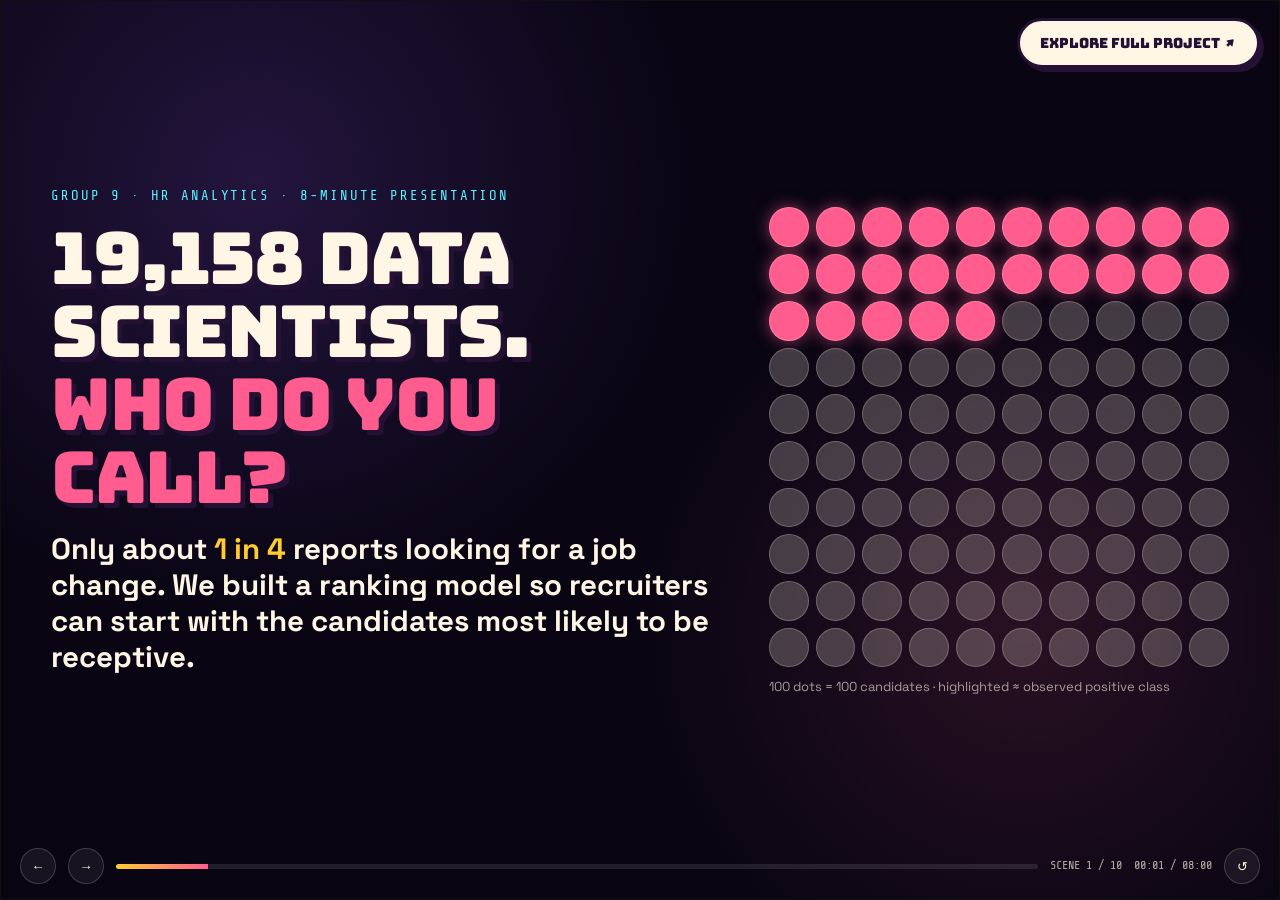
<file: index.html>
<!DOCTYPE html>
<html lang="en">
<head>
<meta charset="utf-8">
<meta name="viewport" content="width=device-width, initial-scale=1, viewport-fit=cover">
<meta name="theme-color" content="#0d0718">
<title>Group 9 · Who Is Looking to Change Jobs? — HR Analytics</title>
<meta name="description" content="Group 9's HR Analytics project: predicting reported job-change intent among 19,158 data-science trainees. Full analysis, models, deployment results and technical deep dive — Kaggle: Job Change of Data Scientists.">
<link rel="preconnect" href="https://fonts.googleapis.com">
<link rel="preconnect" href="https://fonts.gstatic.com" crossorigin>
<link href="https://fonts.googleapis.com/css2?family=Bungee&family=Space+Grotesk:wght@400;500;600;700&family=Share+Tech+Mono&display=swap" rel="stylesheet">
<link rel="stylesheet" href="styles.css">
<link rel="stylesheet" href="presentation.css">
<link rel="icon" href="data:image/svg+xml,<svg xmlns='http://www.w3.org/2000/svg' viewBox='0 0 100 100'><rect width='100' height='100' rx='22' fill='%230d0718'/><circle cx='50' cy='50' r='26' fill='%23ff5d8f' stroke='%23ffcc33' stroke-width='8'/></svg>">
</head>
<body class="presentation-active">

<div id="presentationShell" tabindex="-1" aria-label="8-minute presentation mode">
  <button class="pres-btn secondary pres-exit" id="presExit">Explore full project ↗</button>
  <div class="pres-stage">
    <section class="pres-scene active" data-scene="hook">
      <div class="pres-hook">
        <div>
          <p class="pres-kicker">Group 9 · HR Analytics · 8-minute presentation</p>
          <h1 class="pres-title">19,158 DATA<br>SCIENTISTS.<br><span class="pres-highlight">WHO DO YOU CALL?</span></h1>
          <p class="pres-question">Only about <span class="pres-sun">1 in 4</span> reports looking for a job change. We built a ranking model so recruiters can start with the candidates most likely to be receptive.</p>
        </div>
        <div>
          <div class="pres-dotgrid" id="presDots" aria-label="100 candidate dots, 25 highlighted"></div>
          <p class="pres-note">100 dots = 100 candidates · highlighted ≈ observed positive class</p>
        </div>
      </div>
    </section>

    <section class="pres-scene" data-scene="business">
      <p class="pres-kicker">01 · Business question</p>
      <h2 class="pres-title small">FROM <span class="pres-highlight">19,158</span> NAMES<br>TO A SMARTER CALL LIST.</h2>
      <p class="pres-lede">The decision is simple: <b>who should recruiters contact first?</b> This is a binary classification problem — job-change intent versus no reported intent.</p>
      <div class="pres-grid cols-3">
        <div class="pres-card"><span class="pres-number">25%</span><h3>Random base rate</h3><p>Roughly one in four labelled candidates is looking to move.</p></div>
        <div class="pres-card"><span class="pres-number">0.50</span><h3>Dummy ROC-AUC</h3><p>A no-skill ranker is the floor every useful model must beat.</p></div>
        <div class="pres-card dark"><span class="pres-number pres-cyan">RANK</span><h3>Not a hiring verdict</h3><p>The score prioritises outreach. A human recruiter still makes the decision.</p></div>
      </div>
    </section>

    <section class="pres-scene" data-scene="data">
      <p class="pres-kicker">02 · Data understanding</p>
      <h2 class="pres-title small">THE DATA HAS A<br><span class="pres-cyan">GEOGRAPHY SIGNAL.</span></h2>
      <div class="pres-grid cols-4">
        <div class="pres-card"><span class="pres-number">19,158</span><h3>Labelled rows</h3><p>Candidate profiles used for model development.</p></div>
        <div class="pres-card"><span class="pres-number">24.9%</span><h3>Positive class</h3><p>Reported job-change intent — imbalanced enough that accuracy alone can mislead.</p></div>
        <div class="pres-card"><span class="pres-number">53%</span><h3>Missingness</h3><p>More than half the rows miss at least one field, so dropping rows would distort the sample.</p></div>
        <div class="pres-card dark"><span class="pres-number pres-highlight">58% → 17%</span><h3>City development</h3><p>Observed job-change rate falls sharply from low to high development-index groups. Correlation, not causation.</p></div>
      </div>
      <div class="pres-row"><span class="pres-badge">city</span><span class="pres-badge">education</span><span class="pres-badge">experience</span><span class="pres-badge">company</span><span class="pres-badge">training hours</span><span class="pres-badge">missingness</span></div>
    </section>

    <section class="pres-scene" data-scene="prep">
      <p class="pres-kicker">03 · Data preparation</p>
      <h2 class="pres-title small">NO LEAKAGE.<br><span class="pres-sun">LOCK THE TEST SET.</span></h2>
      <p class="pres-lede">The biggest modelling shortcut we avoided was letting evaluation data influence preprocessing, tuning or threshold selection.</p>
      <div class="pres-flow">
        <div class="pres-step"><strong>RAW DATA</strong><small>mixed numeric + categorical</small></div>
        <div class="pres-step"><strong>MISSINGNESS</strong><small>preserved as information</small></div>
        <div class="pres-step"><strong>FEATURES</strong><small>experience, recency, employer-info flags</small></div>
        <div class="pres-step"><strong>5-FOLD CV</strong><small>development only</small></div>
        <div class="pres-step"><strong>LOCKED 20%</strong><small>opened once at the end</small></div>
      </div>
      <div class="pres-grid cols-3">
        <div class="pres-card dark"><span class="pres-number pres-cyan">0</span><h3>Duplicate IDs</h3><p>No candidate ID is duplicated in the labelled file.</p></div>
        <div class="pres-card dark"><span class="pres-number pres-cyan">5</span><h3>CV folds</h3><p>Out-of-fold predictions choose settings without touching the locked test.</p></div>
        <div class="pres-card dark"><span class="pres-number pres-cyan">3</span><h3>Final seeds</h3><p>The deployable CatBoost result is an ensemble, not a cherry-picked lucky run.</p></div>
      </div>
    </section>

    <section class="pres-scene" data-scene="models">
      <p class="pres-kicker">04 · Modelling & tuning</p>
      <h2 class="pres-title small">COURSE BENCHMARK →<br><span class="pres-highlight">DEPLOYMENT EXTENSION.</span></h2>
      <p class="pres-lede">We keep the taught-model benchmark for the rubric, then add CatBoost for the version we would actually deploy on this categorical, missing-value-heavy table.</p>
      <div class="pres-bars">
        <div class="pres-bar-row"><span>Dummy</span><div class="pres-bar-track"><div class="pres-bar-fill" style="--w:50%"></div></div><span class="score">0.500</span></div>
        <div class="pres-bar-row"><span>Decision Tree</span><div class="pres-bar-track"><div class="pres-bar-fill" style="--w:61.6%"></div></div><span class="score">0.616</span></div>
        <div class="pres-bar-row"><span>Random Forest / KNN</span><div class="pres-bar-track"><div class="pres-bar-fill" style="--w:78.5%"></div></div><span class="score">≈0.785</span></div>
        <div class="pres-bar-row"><span>Logistic Regression</span><div class="pres-bar-track"><div class="pres-bar-fill" style="--w:79.1%"></div></div><span class="score">≈0.791</span></div>
        <div class="pres-bar-row advanced"><span><b>CatBoost ensemble</b></span><div class="pres-bar-track"><div class="pres-bar-fill" style="--w:80.56%"></div></div><span class="score">0.806*</span></div>
      </div>
      <p class="pres-note">*5-fold out-of-fold ROC-AUC on development data. Final locked-test ROC-AUC: 0.8036.</p>
    </section>

    <section class="pres-scene" data-scene="demo">
      <p class="pres-kicker">05 · Live deployment demo</p>
      <h2 class="pres-title small">RUN A CANDIDATE<br><span class="pres-cyan">THROUGH THE MODEL.</span></h2>
      <div class="pres-demo">
        <form class="pres-card dark demo-form" id="liveDemoForm">
          <label>City<input name="city" value="city_21"></label>
          <label>Development index<input name="city_development_index" type="number" min="0" max="1" step="0.001" value="0.624"></label>
          <label>Experience<select name="experience"><option>&lt;1</option><option>1</option><option>2</option><option>3</option><option>5</option><option>10</option><option>15</option><option>&gt;20</option></select></label>
          <label>Education<select name="education_level"><option>Graduate</option><option>Masters</option><option>High School</option><option>Phd</option><option>Primary School</option></select></label>
          <label>Relevant experience<select name="relevent_experience"><option>No relevent experience</option><option>Has relevent experience</option></select></label>
          <label>Company size<input name="company_size" placeholder="leave blank = missing"></label>
          <label>Company type<input name="company_type" placeholder="leave blank = missing"></label>
          <label>Training hours<input name="training_hours" type="number" min="0" value="120"></label>
          <input type="hidden" name="gender" value="">
          <input type="hidden" name="enrolled_university" value="Full time course">
          <input type="hidden" name="major_discipline" value="STEM">
          <input type="hidden" name="last_new_job" value="2">
          <div class="full pres-row" style="margin-top:4px"><button class="pres-btn" type="submit">Analyse candidate</button><button class="pres-btn secondary" type="button" id="demoPresetHigh">High-intent example</button><button class="pres-btn secondary" type="button" id="demoPresetLow">Low-intent example</button></div>
        </form>
        <div class="demo-output">
          <div>
            <div class="gauge" id="demoGauge" style="--p:0"><div class="gauge-inner"><div class="gauge-score" id="demoScore">—</div><div class="gauge-label">model score</div></div></div>
            <div class="risk-pill" id="demoRisk">READY</div>
            <div class="demo-signals" id="demoSignals"><span>profile cues appear here</span></div>
            <p class="demo-status" id="demoStatus">Click “Analyse candidate”. Live predictions require the included Python server.</p>
          </div>
        </div>
      </div>
    </section>

    <section class="pres-scene" data-scene="results">
      <p class="pres-kicker">06 · Final evaluation</p>
      <h2 class="pres-title small">THE DEPLOYMENT MODEL<br><span class="pres-sun">BEATS THE BASELINE.</span></h2>
      <table class="metric-compare" aria-label="Baseline versus deployment model metrics">
        <thead><tr><th>Locked-test metric</th><th>Original tuned Logistic Regression</th><th>CatBoost ensemble</th></tr></thead>
        <tbody>
          <tr><td>Accuracy (validation-selected threshold)</td><td>79.12%</td><td>80.19%</td></tr>
          <tr><td>ROC-AUC</td><td>0.7923</td><td>0.8036</td></tr>
          <tr><td>F1 at shown decision threshold</td><td>0.5914</td><td>0.6307</td></tr>
          <tr><td>Recall at shown decision threshold</td><td>60.63%</td><td>67.85%</td></tr>
        </tbody>
      </table>
      <p class="pres-note">For a fair accuracy comparison, each model uses its own accuracy threshold selected only from out-of-fold development predictions: Logistic Regression 0.632, CatBoost 0.43. ROC-AUC is threshold-independent. CatBoost’s F1-oriented validation threshold 0.314 gives locked-test F1 0.6394 and recall 73.61%.</p>
    </section>

    <section class="pres-scene" data-scene="impact">
      <p class="pres-kicker">07 · Business use + limitations</p>
      <h2 class="pres-title small">USE THE SCORE TO<br><span class="pres-highlight">PRIORITISE — NOT JUDGE.</span></h2>
      <div class="pres-grid cols-3">
        <div class="pres-card"><span class="pres-number">01</span><h3>Rank outreach</h3><p>Recruiters can sort a large pool and start where model scores are highest.</p></div>
        <div class="pres-card"><span class="pres-number">02</span><h3>Choose threshold by capacity</h3><p>A lower threshold catches more potential movers; a higher threshold reduces calls.</p></div>
        <div class="pres-card"><span class="pres-number">03</span><h3>Human review</h3><p>Never turn this into an automatic hiring or rejection rule.</p></div>
      </div>
      <div class="pres-grid cols-3">
        <div class="pres-card dark"><h3>Data limitation</h3><p>One programme and one historical sample. Intent is not the same thing as future behaviour.</p></div>
        <div class="pres-card dark"><h3>Fairness limitation</h3><p>City can proxy socioeconomic context; subgroup errors need an explicit audit before real use.</p></div>
        <div class="pres-card dark"><h3>Performance ceiling</h3><p>~0.80 ROC-AUC is useful ranking signal, not certainty. Better behavioural and longitudinal features are the next data win.</p></div>
      </div>
    </section>

    <section class="pres-scene" data-scene="finale">
      <div class="pres-final">
        <p class="pres-kicker">08 · Conclusion</p>
        <h2 class="pres-title small">THE QUESTION WASN'T<br>“CAN ML PREDICT?”</h2>
        <p class="pres-lede">It was: <b class="pres-sun">“Who should a recruiter talk to first?”</b></p>
        <div class="pres-row"><span class="pres-badge">19,158 candidates</span><span class="pres-badge">5-fold validation</span><span class="pres-badge">locked test</span><span class="pres-badge">live deployment demo</span></div>
        <h3 style="font-family:'Bungee';font-size:clamp(28px,4vw,54px);margin:34px 0 0">JOB-CHANGE RADAR · GROUP 9</h3>
        <p class="pres-note">Press Esc or click below to open the detailed analysis, data dictionary, threshold explorer and technical Q&A bank.</p>
        <div class="pres-row"><button class="pres-btn" id="exploreBtn">Explore full project</button></div>
      </div>
    </section>

    <section class="pres-scene" data-scene="team">
      <p class="pres-kicker">09 · Group contribution</p>
      <h2 class="pres-title small">WHO DID <span class="pres-highlight">WHAT?</span></h2>
      <p class="pres-lede">The final slide mirrors the contribution slide from the submitted deck. Names can be entered once in the Technical Deep Dive team section and are reused here on this device.</p>
      <div class="pres-grid cols-3">
        <div class="pres-card"><span class="pres-number team-pres-name" data-team-key="detective">YOUR NAME</span><h3>THE DETECTIVE · PART 1</h3><p>Business question, data understanding and the data dictionary.</p></div>
        <div class="pres-card"><span class="pres-number team-pres-name" data-team-key="cleaner">YOUR NAME</span><h3>THE CLEANER · PART 2</h3><p>Missing values, data cleaning and the encoding pipeline.</p></div>
        <div class="pres-card"><span class="pres-number team-pres-name" data-team-key="trainer">YOUR NAME</span><h3>THE TRAINER · PART 3</h3><p>Model comparison and hyperparameter tuning.</p></div>
        <div class="pres-card"><span class="pres-number team-pres-name" data-team-key="judge">YOUR NAME</span><h3>THE JUDGE · PART 3</h3><p>Test evaluation, thresholds and feature importance.</p></div>
        <div class="pres-card"><span class="pres-number team-pres-name" data-team-key="storyteller">YOUR NAME</span><h3>THE STORYTELLER · PART 4</h3><p>Conclusions, recommendations and the presentation experience.</p></div>
        <div class="pres-card dark"><span class="pres-number pres-cyan">GROUP 9</span><h3>ONE PROJECT</h3><p>Academic benchmark + deployment extension + live website demo.</p><div class="pres-row" style="margin-top:16px"><button class="pres-btn" id="exploreBtn">Explore full project</button></div></div>
      </div>
    </section>
  </div>

  <div class="pres-controls">
    <button class="pres-navbtn" id="presPrev" aria-label="Previous scene">←</button>
    <button class="pres-navbtn" id="presNext" aria-label="Next scene">→</button>
    <div class="pres-progress"><span id="presProgressFill"></span></div>
    <span class="pres-hud" id="presSceneLabel">SCENE 1 / 9</span>
    <span class="pres-hud" id="presTimer">00:00 / 08:00</span>
    <button class="pres-navbtn" id="presReset" title="Reset timer">↺</button>
  </div>
</div>
<button class="pres-mode-enter" id="presEnter">Presentation Mode · P</button>


<!-- ══ background ══ -->
<div class="bg" aria-hidden="true">
  <div class="orbs">
    <span class="orb orb-a"></span>
    <span class="orb orb-b"></span>
    <span class="orb orb-c"></span>
  </div>
  <canvas id="stars"></canvas>
  <div class="vignette"></div>
</div>

<div class="scrollbar" aria-hidden="true"><span id="scrollFill"></span></div>

<!-- ══ header ══ -->
<header class="topbar" id="topbar">
  <a class="logo" href="#top">
    <span class="logo-small">Group 9 · HR Analytics</span>
    <span class="logo-big">Job&#8209;Change Radar</span>
  </a>

  <div class="dest lcd" id="destSign" aria-live="polite"><span class="dot">●</span> NEXT STOP: THE QUESTION</div>

  <nav class="nav" id="nav" aria-label="Sections">
    <a href="#question">Question</a>
    <a href="#data">Data</a>
    <a href="#prep">Prep</a>
    <a href="#models">Models</a>
    <a href="#results">Results</a>
    <a href="#threshold">Threshold</a>
    <a href="#drivers">Drivers</a>
    <a href="#viva">Deep Dive</a>
    <a href="#team">Team</a>
  </nav>

  <div class="tools">
    <button class="round" id="soundBtn" aria-pressed="false" aria-label="Toggle interface sound">🔈</button>
    <button class="round menu-btn" id="menuBtn" aria-label="Open menu" aria-expanded="false">☰</button>
  </div>
</header>

<main>

<!-- ══ HERO ══ -->
<section class="hero" id="top">
  <div class="wrap hero-grid">
    <div class="hero-copy">
      <p class="pill">★ GROUP 9 &nbsp;·&nbsp; HR ANALYTICS &nbsp;·&nbsp; KAGGLE: JOB CHANGE OF DATA SCIENTISTS</p>
      <h1>Who is about to<br><span class="hl-pink">change</span> jobs?</h1>
      <p class="hero-lede">A training company produces data scientists every month — and loses most of them to somebody else.
        We built a model that reads a trainee's <b>city, education, experience and employer</b> and ranks how likely they are
        to be job hunting, so recruiters start at the top of the list instead of dialling 19,158 numbers.</p>

      <div class="hero-actions">
        <a class="btn btn-sun" href="#question" data-cursor="GO">Start the ride ↓</a>
        <a class="btn btn-ghost" href="#results" data-cursor="SKIP">Jump to the report card</a>
      </div>

      <ul class="hero-stats">
        <li><b class="num">19,158</b><span>labelled trainees</span></li>
        <li><b class="num">12</b><span>raw predictors after dropping ID + target</span></li>
        <li><b class="num">3</b><span>CatBoost models in the deployment ensemble</span></li>
        <li><b class="num lcdc">0.804</b><span>locked-test ROC-AUC</span></li>
      </ul>
    </div>

    <aside class="ticket guess" id="guess">
      <div class="ticket-tab">GUESS FIRST</div>
      <h2 class="ticket-q">Out of these 100 trainees, how many are job hunting?</h2>
      <div class="dots" id="dots" role="img" aria-label="Grid of 100 trainee dots"></div>
      <div class="ticket-foot">
        <button class="btn btn-pink" id="guessBtn" data-cursor="REVEAL">Reveal the answer</button>
        <p class="ticket-answer" id="guessAnswer">Take a guess first — shout a number. →</p>
      </div>
      <p class="ticket-src">Each dot = one trainee in <code>aug_train.csv</code>. This one number is the whole project.</p>
    </aside>
  </div>

  <!-- perspective road -->
  <div class="road" aria-hidden="true"><div class="road-surface"></div></div>
  <div class="hero-fade" aria-hidden="true"></div>
</section>

<!-- ══ 01 · THE QUESTION ══ -->
<section class="stop" id="question" data-sign="THE QUESTION">
  <div class="wrap">
    <div class="stop-head">
      <div>
        <p class="kicker lcd">STOP 01 · PART 1 · THE BUSINESS QUESTION</p>
        <h2 class="display">19,158 trainees,<br>not enough recruiters</h2>
      </div>
      <p class="stop-num" aria-hidden="true">01</p>
    </div>

    <div class="question-box">
      <p class="q-label lcd">THE QUESTION</p>
      <p class="q-text">Given a trainee's <b>education, experience, current employer and city</b>, can we predict whether they are looking for a job change?</p>
    </div>

    <div class="grid-4">
      <div class="card card-sun"><b class="stat">19,158</b><span>labelled trainees in <code>aug_train.csv</code></span></div>
      <div class="card card-pink"><b class="stat">2,129</b><span>new trainees in <code>aug_test.csv</code> to score</span></div>
      <div class="card card-lcd"><b class="stat">14</b><span>input columns + target to work with</span></div>
      <div class="card card-purple"><b class="stat">25%</b><span>are looking to move — about 1 in 4</span></div>
    </div>

    <div class="split">
      <div class="card dark">
        <p class="tag lcd">WHY NOT ACCURACY?</p>
        <h3>A model that says “nobody is leaving” scores 75%.</h3>
        <p>Only 24.9% of trainees are looking (4,777 of 19,158). So the lazy model that always predicts <i>“not looking”</i>
          is right three times out of four — and finds <b>zero</b> job hunters. It sits in a burning room saying <i>this is fine</i>.</p>
        <div class="mini-vs">
          <div><b class="num">75.1%</b><span>Dummy accuracy</span></div>
          <div class="cross">vs</div>
          <div><b class="num">0</b><span>job hunters found</span></div>
        </div>
        <p class="muted">That is exactly why we score with <b>ROC-AUC</b> and <b>F1</b>, never accuracy.</p>
      </div>

      <div class="metrics grid-2">
        <div class="card">
          <h4 class="m-title">ROC-AUC <span class="chip chip-lcd">0.81</span></h4>
          <p>Pick one person who is job hunting and one who is not: the model ranks the hunter higher <b>81% of the time</b>. 0.50 is a coin flip.</p>
        </div>
        <div class="card">
          <h4 class="m-title">Recall <span class="chip chip-pink">78%</span></h4>
          <p>Of everyone who really is looking, we catch <b>78%</b>. The other 22% are the ones we miss.</p>
        </div>
        <div class="card">
          <h4 class="m-title">Precision <span class="chip chip-sun">52%</span></h4>
          <p>Half the people we flag really are looking. Random calling hits 25%, so we are <b>2.1× better</b> than guessing.</p>
        </div>
        <div class="card">
          <h4 class="m-title">F1 <span class="chip chip-purple">0.63</span></h4>
          <p>The balance of precision and recall — one number to compare models when the classes are lopsided.</p>
        </div>
      </div>
    </div>

    <div class="callout">
      <span class="callout-icon">🎯</span>
      <p><b>Business value in plain numbers:</b> with 2 recruiters you can only call a slice of the list. Ranking 19,158 trainees by
        probability means the first 800 calls reach <b>78% of everyone who is actually looking</b> instead of the 25% you would hit at random.</p>
    </div>
  </div>
</section>

<!-- ══ 02 · DATA UNDERSTANDING ══ -->
<section class="stop alt" id="data" data-sign="DATA UNDERSTANDING">
  <div class="wrap">
    <div class="stop-head">
      <div>
        <p class="kicker lcd">STOP 02 · PART 1 · DATA UNDERSTANDING</p>
        <h2 class="display">Spot the job hunter</h2>
        <p class="lede">Two real trainees from the test file. Both are graduates, both studied STEM. One of them is about to leave.
          The model gives them very different scores — and the reasons are visible in five columns.</p>
      </div>
      <p class="stop-num" aria-hidden="true">02</p>
    </div>

    <div class="duel">
      <article class="card trainee" data-side="a">
        <header><span class="badge">TRAINEE A</span></header>
        <dl>
          <div><dt>City</dt><dd>city_103 <i>(index 0.92)</i></dd></div>
          <div><dt>Experience</dt><dd>more than 20 years</dd></div>
          <div><dt>Employer</dt><dd>Pvt Ltd, 10,000+ staff</dd></div>
          <div><dt>Last job change</dt><dd>more than 4 years ago</dd></div>
          <div><dt>Studying</dt><dd>not enrolled</dd></div>
        </dl>
        <div class="score" data-score="26"><span class="score-num">??%</span><span class="score-cap">predicted intent</span></div>
      </article>

      <div class="duel-mid">
        <span class="vs-sticker">VS</span>
        <button class="btn btn-pink" id="duelBtn" data-cursor="SCORE">Reveal both scores</button>
      </div>

      <article class="card trainee" data-side="b">
        <header><span class="badge badge-alt">TRAINEE B</span></header>
        <dl>
          <div><dt>City</dt><dd>city_21 <i>(index 0.62)</i></dd></div>
          <div><dt>Experience</dt><dd>under 1 year</dd></div>
          <div><dt>Employer</dt><dd>none on record</dd></div>
          <div><dt>Last job change</dt><dd>2 years ago</dd></div>
          <div><dt>Studying</dt><dd>full-time course</dd></div>
        </dl>
        <div class="score" data-score="96"><span class="score-num">??%</span><span class="score-cap">predicted intent</span></div>
      </article>
    </div>

    <div class="grid-2 charts-2">
      <figure class="card chart-card">
        <figcaption>
          <h3>Reported job-change rate by city development index</h3>
          <p class="muted">The least developed cities lose more than half their trainees. The most developed ones barely any.</p>
        </figcaption>
        <div class="chart" data-render="cityBins"></div>
        <p class="chart-note"><b>58% vs 17%</b> — job hunting below 0.60 versus 0.90 and up.</p>
      </figure>

      <figure class="card chart-card">
        <figcaption>
          <h3>The rate falls steadily with experience</h3>
          <p class="muted">Job-change rate by total years of experience, all 22 buckets in order.</p>
        </figcaption>
        <div class="chart" data-render="experience"></div>
        <p class="chart-note"><b>45% vs 15%</b> — under 1 year of experience versus more than 20.</p>
      </figure>
    </div>

    <div class="grid-3 facts">
      <div class="card dark"><b class="num lcdc">-0.02</b><p>correlation of <code>training_hours</code> with the target. The number a training company cares about most, predicts least.</p></div>
      <div class="card dark"><b class="num lcdc">123</b><p>distinct cities. The top 10 hold <b>66%</b> of all candidates, and every city has exactly one development index.</p></div>
      <div class="card dark"><b class="num lcdc">0.74 / 0.91</b><p>median city development index of movers versus stayers. That gap is the whole story.</p></div>
    </div>
  </div>
</section>

<!-- ══ 03 · DATA PREPARATION ══ -->
<section class="stop" id="prep" data-sign="DATA PREPARATION">
  <div class="wrap">
    <div class="stop-head">
      <div>
        <p class="kicker lcd">STOP 03 · PART 2 · DATA PREPARATION</p>
        <h2 class="display">The missing data was<br>hiding the job hunters</h2>
        <p class="lede">Four columns are missing between 15% and 32% of their values. The textbook move is to drop every
          incomplete row. We checked what that costs first — and changed our minds.</p>
      </div>
      <p class="stop-num" aria-hidden="true">03</p>
    </div>

    <div class="grid-2 charts-2">
      <figure class="card chart-card">
        <figcaption>
          <h3>Missing values by column</h3>
          <p class="muted">% of the 19,158 rows with no value recorded.</p>
        </figcaption>
        <div class="chart" data-render="missingPct"></div>
      </figure>

      <figure class="card chart-card">
        <figcaption>
          <h3>Job-change rate: value missing vs present</h3>
          <p class="muted">Missingness is not random — it is a signal on its own.</p>
        </figcaption>
        <div class="chart" data-render="missingSignal"></div>
        <p class="chart-note"><b>41% vs 18%</b> — when company size is blank, twice as many are job hunting. They probably have no employer to write down.</p>
      </figure>
    </div>

    <div class="callout callout-warn">
      <span class="callout-icon">🗑️</span>
      <p><b>What dropping the rows would do:</b> delete <b>53%</b> of the dataset and drag the job-change rate in what is left
        from <b>25% down to 17%</b>. The job hunters are hiding in the missing rows. So we kept every row:
        missing categories became an explicit <b>“Unknown”</b> level, missing numbers got the <b>median</b> — fitted on training data only.</p>
    </div>

    <h3 class="sub display">From messy text to 152 numbers</h3>
    <div class="pipeline">
      <div class="pipe-step card">
        <span class="pipe-badge">14</span>
        <h4>Raw inputs</h4>
        <p>Drop <code>enrollee_id</code> first — an ID predicts nothing. Turn <code>experience</code> (<code>&lt;1</code>, <code>&gt;20</code>) into real years
          (0.5 and 21) and <code>last_new_job</code> (<code>never</code>, <code>&gt;4</code>) into years (0 and 5). Order kept, 28 dummy columns saved.</p>
      </div>
      <div class="pipe-arrow" aria-hidden="true">→</div>
      <div class="pipe-step card card-purple">
        <span class="pipe-badge">152</span>
        <h4>Model features</h4>
        <p>Nominal one-hot, ordinal codes, scaled numbers — all fitted inside the pipeline, so nothing ever learns from the test set.</p>
      </div>
    </div>

    <div class="grid-3 encodings">
      <div class="card">
        <p class="tag lcd">NOMINAL · 6 COLUMNS</p>
        <h4>One-hot</h4>
        <p class="muted">Missing becomes <b>Unknown</b>; unseen categories are ignored.</p>
        <p class="code-list">city · gender · relevent_experience · enrolled_university · major_discipline · company_type</p>
      </div>
      <div class="card">
        <p class="tag lcd">ORDINAL · 2 COLUMNS</p>
        <h4>Ordered codes</h4>
        <p class="muted">A real order exists, so we keep it: Primary School → Phd, &lt;10 → 10000+.</p>
        <p class="code-list">education_level · company_size</p>
      </div>
      <div class="card">
        <p class="tag lcd">NUMERIC · 4 COLUMNS</p>
        <h4>Median fill + scaling</h4>
        <p class="muted">So no column shouts louder than the others.</p>
        <p class="code-list">city_development_index · training_hours · experience_num · last_new_job_num</p>
      </div>
    </div>

    <div class="grid-3 facts">
      <div class="card dark"><b class="num lcdc">15,326 / 3,832</b><p>train and test rows — an 80/20 <b>stratified</b> split, 25% job-change rate in both.</p></div>
      <div class="card dark"><b class="num lcdc">5-fold</b><p>stratified cross-validation on the training set for every model comparison.</p></div>
      <div class="card dark"><b class="num lcdc">0 leakage</b><p>imputers, encoders and scalers are fitted inside each CV fold, on training data only.</p></div>
    </div>
  </div>
</section>

<!-- ══ 04 · MODELLING ══ -->
<section class="stop alt" id="models" data-sign="MODELLING & TUNING">
  <div class="wrap">
    <div class="stop-head">
      <div>
        <p class="kicker lcd">STOP 04 · PART 3 · MODELLING &amp; TUNING</p>
        <h2 class="display">Five models walked into<br>a cross-validation</h2>
      </div>
      <p class="stop-num" aria-hidden="true">04</p>
    </div>

    <div class="bet" id="bet">
      <p class="tag lcd">PLACE YOUR BETS</p>
      <p class="bet-q">Which one wins: Logistic Regression, KNN, Random Forest, Decision Tree — or the Dummy?</p>
      <div class="bet-row" id="betRow"></div>
      <div class="bet-result" id="betResult" hidden>
        <p><b>Logistic Regression</b> — the simplest real model on the list. Random forest and KNN finished within 0.007 of it,
          which is about the normal wobble between folds. The unpruned decision tree memorised its homework (0.616).</p>
        <p class="muted">When it is a tie we keep the simple one, because when HR asks <i>“why was this person flagged?”</i>,
          one equation with coefficients can answer. Corporate needs you to find the difference between a 300-tree forest and
          one equation — there isn't one.</p>
      </div>
    </div>

    <figure class="card chart-card wide">
      <figcaption>
        <h3>5-fold cross-validated scores on the training set</h3>
        <p class="muted">Mean ROC-AUC and F1, ranked. Every model beats the dummy baseline, so the features do help.</p>
      </figcaption>
      <div class="chart" data-render="models"></div>
    </figure>

    <div class="grid-3 facts">
      <div class="card dark"><b class="num lcdc">0.789 → 0.791</b><p>GridSearchCV over <code>C</code> and penalty: best was <b>C = 0.1, L2</b>. A small gain — the model is limited by the information in the features, not by its settings.</p></div>
      <div class="card dark"><b class="num lcdc">0.616</b><p>the unpruned Decision Tree, the weakest real model. It memorises the training folds and falls apart on new data.</p></div>
      <div class="card dark"><b class="num lcdc">0.500</b><p>the Dummy baseline's ROC-AUC — the number every serious model has to clear.</p></div>
    </div>
  </div>
</section>

<!-- ══ 05 · RESULTS ══ -->
<section class="stop" id="results" data-sign="RESULTS">
  <div class="wrap">
    <div class="callout" style="margin-bottom:28px"><span class="callout-icon">🧪</span><p><b>Two result tracks:</b> the detailed charts below document the original tuned Logistic Regression benchmark. The deployment extension is evaluated separately on a fresh locked split: <b>80.19% accuracy · 0.8036 ROC-AUC · 0.6307 F1</b>.</p></div>
    <div class="stop-head">
      <div>
        <p class="kicker lcd">STOP 05 · PART 3 · RESULTS</p>
        <h2 class="display">Report card: 78% of the<br>job hunters caught</h2>
        <p class="lede">We kept 20% of the data locked away for the whole project and opened it exactly once, at the end.</p>
      </div>
      <p class="stop-num" aria-hidden="true">05</p>
    </div>

    <div class="grid-4 report">
      <div class="card report-card c-lcd"><b class="stat">0.81</b><span class="r-name">ROC-AUC</span><p>picks the job hunter over a non-hunter 81% of the time</p></div>
      <div class="card report-card c-pink"><b class="stat">78%</b><span class="r-name">Recall</span><p>of real job hunters are found</p></div>
      <div class="card report-card c-sun"><b class="stat">52%</b><span class="r-name">Precision</span><p>of flagged trainees really are looking — 2.1× random calling</p></div>
      <div class="card report-card c-purple"><b class="stat">0.63</b><span class="r-name">F1</span><p>the balance of precision and recall</p></div>
    </div>

    <div class="split">
      <div class="card">
        <h3 class="sub display">Confusion matrix</h3>
        <p class="muted">3,832 test trainees at threshold 0.5. Hover a cell to see what it means.</p>
        <div class="matrix" id="matrix05">
          <div class="mx-corner"></div>
          <div class="mx-head">Predicted: not looking</div>
          <div class="mx-head">Predicted: looking</div>
          <div class="mx-head row">Actually not looking</div>
          <div class="mx-cell good" data-note="True negative — correctly left alone. 2,197 people we do not waste a call on."><b>2,197</b><span>true negative</span></div>
          <div class="mx-cell bad" data-note="False positive — flagged but staying. This is the recruiter's wasted call: 680 of them."><b>680</b><span>false positive</span></div>
          <div class="mx-head row">Actually looking</div>
          <div class="mx-cell warn" data-note="False negative — job hunters we missed: 207 people who slip away to a competitor."><b>207</b><span>false negative</span></div>
          <div class="mx-cell great" data-note="True positive — job hunters caught: 748 people recruiters should call first."><b>748</b><span>true positive</span></div>
        </div>
        <p class="matrix-note" id="matrixNote">Hover a cell to read what it means. &nbsp;·&nbsp; accuracy 76.8%, F1 0.628, ROC-AUC 0.808.</p>
      </div>

      <div class="card">
        <h3 class="sub display">ROC curve on the test set</h3>
        <p class="muted">The true-positive rate against the false-positive rate at every threshold.</p>
        <div class="chart" data-render="roc"></div>
        <p class="chart-note">Test <b>0.808</b> sits right next to the cross-validation estimate <b>0.791</b> — <b>no sign of overfitting</b>.
          Across five different random splits the test ROC-AUC stays between <b>0.784 and 0.809</b> (mean 0.795).</p>
      </div>
    </div>

    <div class="grid-2">
      <figure class="card chart-card">
        <figcaption>
          <h3>Where every test probability landed</h3>
          <p class="muted">Score distribution of the 3,832 hold-out trainees, split by whether they were actually looking.</p>
        </figcaption>
        <div class="chart" data-render="hist"></div>
        <p class="chart-note">The two groups overlap heavily — that is why we <b>rank</b> people instead of drawing a hard line.</p>
      </figure>

      <div class="card dark">
        <p class="tag lcd">AND THE DUMMY?</p>
        <h3>75.1% accuracy, zero job hunters found.</h3>
        <p>Our tuned model gets 76.9% accuracy — barely above the dummy — but it finds 748 job hunters where the dummy finds none.
          This is exactly why accuracy was never used to choose the model.</p>
        <table class="mini-table">
          <thead><tr><th>Metric</th><th>Tuned LogReg</th><th>Dummy</th></tr></thead>
          <tbody>
            <tr><td>Accuracy</td><td>0.769</td><td>0.751</td></tr>
            <tr><td>Precision</td><td>0.524</td><td>0.000</td></tr>
            <tr><td>Recall</td><td>0.783</td><td>0.000</td></tr>
            <tr><td>F1</td><td>0.628</td><td>0.000</td></tr>
            <tr><td>ROC-AUC</td><td>0.808</td><td>0.500</td></tr>
          </tbody>
        </table>
      </div>
    </div>
  </div>
</section>

<!-- ══ 06 · THRESHOLD ══ -->
<section class="stop alt" id="threshold" data-sign="YOUR CALL">
  <div class="wrap">
    <div class="stop-head">
      <div>
        <p class="kicker lcd">STOP 06 · PART 3 · YOUR CALL</p>
        <h2 class="display">You're HR. Pick a cut-off.</h2>
        <p class="lede">The model gives every trainee a probability; 0.5 is only the default. Catch more job hunters, or waste
          fewer calls? Drag the slider — this is a business decision, not a maths one.</p>
      </div>
      <p class="stop-num" aria-hidden="true">06</p>
    </div>

    <div class="thr card dark">
      <div class="thr-top">
        <label class="lcd" for="thrRange">PROBABILITY THRESHOLD</label>
        <output class="thr-value" id="thrValue" for="thrRange">0.50</output>
      </div>
      <input type="range" id="thrRange" min="20" max="90" step="1" value="50" data-cursor="DRAG"
             aria-label="Probability threshold" aria-describedby="thrVerdict">
      <div class="thr-ticks"><span>0.20</span><span>0.35</span><span>0.50</span><span>0.65</span><span>0.80</span><span>0.90</span></div>

      <div class="thr-presets">
        <button class="btn btn-ghost" data-preset="50">0.5 · Wide net</button>
        <button class="btn btn-ghost" data-preset="70">0.7 · Short list</button>
        <button class="btn btn-ghost" data-preset="60">0.6 · Best F1</button>
      </div>

      <div class="thr-stats">
        <div class="thr-stat"><b class="num" id="mShare">37.3%</b><span>of trainees flagged<br>(the calls you make)</span></div>
        <div class="thr-stat"><b class="num" id="mRec">78.3%</b><span>recall — job hunters found</span></div>
        <div class="thr-stat"><b class="num" id="mPrec">52.4%</b><span>precision — calls that land</span></div>
        <div class="thr-stat"><b class="num" id="mF1">0.628</b><span>F1 at this cut-off</span></div>
      </div>

      <div class="thr-live">
        <div class="mini-matrix">
          <div class="mm"><b id="lTP">748</b><span>caught</span></div>
          <div class="mm"><b id="lFN">207</b><span>missed</span></div>
          <div class="mm"><b id="lFP">680</b><span>false alarms</span></div>
          <div class="mm"><b id="lTN">2197</b><span>left alone</span></div>
        </div>
        <p class="verdict" id="thrVerdict">The default wide net: you call 37% of trainees and reach 78% of the job hunters.</p>
      </div>

      <div class="chart" data-render="thrCurves" id="thrChart"></div>
    </div>

    <div class="grid-2">
      <div class="card card-pink">
        <p class="tag">0.5 · WIDE NET</p>
        <p>Call <b>37.3%</b> of trainees, reach <b>78.3%</b> of job hunters, <b>52.4%</b> of calls land. Choose this when recruiter
          time is plentiful and missing someone is expensive.</p>
      </div>
      <div class="card card-lcd">
        <p class="tag">0.7 · SHORT LIST</p>
        <p>Call <b>21.1%</b> of trainees, reach <b>50.6%</b> of job hunters, <b>59.7%</b> of calls land. Choose this when you have
          two recruiters and forty minutes a day.</p>
      </div>
    </div>
    <p class="muted footnote">Note: in a real project the threshold is chosen on validation data. These numbers are shown on the
      test set to illustrate the trade-off, not to tune it.</p>
  </div>
</section>

<!-- ══ 07 · DRIVERS ══ -->
<section class="stop" id="drivers" data-sign="WHAT DRIVES IT">
  <div class="wrap">
    <div class="stop-head">
      <div>
        <p class="kicker lcd">STOP 07 · PART 3 · WHAT DRIVES THE PREDICTIONS</p>
        <h2 class="display">Plot twist: it's mostly<br>about where you live</h2>
        <p class="lede">We shuffled one column at a time and watched how much the test ROC-AUC dropped. The bigger the drop,
          the more the model leans on that column. This is <b>predictive importance, not cause</b>.</p>
      </div>
      <p class="stop-num" aria-hidden="true">07</p>
    </div>

    <figure class="card chart-card wide">
      <figcaption>
        <h3>Drop in test ROC-AUC when each column is shuffled</h3>
        <p class="muted">Permutation importance, 10 repeats, mean ± std. The model only has eyes for one thing.</p>
      </figcaption>
      <div class="chart" data-render="importance"></div>
    </figure>

    <div class="grid-3 facts">
      <div class="card dark"><b class="num lcdc">58% vs 17%</b><p>job hunting in cities below 0.60 versus 0.90 and up. <span class="muted">A target-rate difference in this sample, not a causal effect.</span></p></div>
      <div class="card dark"><b class="num lcdc">39% vs 18%</b><p>no employer on record versus working at a Pvt Ltd. <span class="muted">Missing ≠ unemployed — it means nobody wrote it down.</span></p></div>
      <div class="card dark"><b class="num lcdc">0.0003</b><p>ROC-AUC lost when <code>gender</code> is dropped from the model. <span class="muted">A sensitive feature: remove it and audit errors by group.</span></p></div>
    </div>

    <div class="grid-2">
      <div class="card">
        <h3 class="sub display">What raises the odds</h3>
        <ul class="arrow-list up">
          <li><b>company_type = Unknown</b> — no employer recorded, one of the strongest positive coefficients</li>
          <li><b>city_21</b> — the big low-development city (index 0.62, 59% job-change rate)</li>
          <li><b>city_103, city_160, city_100</b> — individual city effects stacked on top of the index</li>
        </ul>
      </div>
      <div class="card">
        <h3 class="sub display">What lowers the odds</h3>
        <ul class="arrow-list down">
          <li><b>major_discipline = Unknown</b> — the largest negative coefficient (~20% job-change rate)</li>
          <li><b>city_development_index</b> — higher index, sharply lower odds (coefficient −0.61 per SD)</li>
          <li><b>Funded Startup, more experience, relevant experience</b> — senior people with options tend to stay</li>
        </ul>
      </div>
    </div>
    <p class="muted footnote">Training hours, gender and last_new_job add almost nothing: 0.0008, 0.0006 and 0.0008 ROC-AUC
      respectively. The number a training company would naturally brag about is dead last.</p>
  </div>
</section>

<!-- ══ 08 · CONCLUSIONS ══ -->
<section class="stop alt" id="conclusions" data-sign="CONCLUSIONS">
  <div class="wrap">
    <div class="stop-head">
      <div>
        <p class="kicker lcd">STOP 08 · PART 4 · CONCLUSIONS</p>
        <h2 class="display">Can HR use the model?<br>Only as decision support.</h2>
        <p class="lede">The final deployment ensemble reaches locked-test ROC-AUC <b>0.8036</b> and <b>80.19% accuracy</b> at a validation-selected 0.43 threshold. That is useful ranking signal — not enough to decide for a person.</p>
      </div>
      <p class="stop-num" aria-hidden="true">08</p>
    </div>

    <div class="grid-3">
      <div class="card big-num">
        <span class="idx lcd">01</span>
        <h3>Research, don't automate</h3>
        <p>Use the scores to study aggregate patterns or plan follow-up research — never as a verdict on a person.</p>
      </div>
      <div class="card big-num">
        <span class="idx lcd">02</span>
        <h3>Validate before use</h3>
        <p>Choose thresholds with validation data, business costs and recruiter capacity, not on the test set.</p>
      </div>
      <div class="card big-num">
        <span class="idx lcd">03</span>
        <h3>Keep humans in the loop</h3>
        <p>Never automatically reject, rank or contact people from model predictions alone. A recruiter reviews every case.</p>
      </div>
    </div>

    <div class="ops">
      <p class="tag lcd">IF HR DOES USE IT, THIS IS HOW</p>
      <div class="grid-3">
        <div class="card dark"><h4>Rank, don't label</h4><p>Use the score to decide who to call first — never as a yes/no verdict on a person.</p></div>
        <div class="card dark"><h4>Set the cut-off by capacity</h4><p>0.5 when HR wants coverage, 0.7 when recruiter time is short.</p></div>
        <div class="card dark"><h4>Target where movers are</h4><p>Trainees from less developed cities and people early in their careers.</p></div>
      </div>
    </div>

    <div class="scored card card-sun">
      <p class="tag">PROOF IT RUNS</p>
      <p>The same pipeline scored the unlabelled file: <b>2,129 new candidates</b> ranked and saved to
        <code>aug_test_predictions.csv</code> in <code>enrollee_id,target</code> format. At threshold 0.5 it flags
        <b>36.7%</b> of them. Every top-10 candidate lives in <b>city_21</b> with no employer on record.</p>
    </div>
  </div>
</section>

<!-- ══ 09 · LIMITATIONS ══ -->
<section class="stop" id="limits" data-sign="LIMITATIONS">
  <div class="wrap">
    <div class="stop-head">
      <div>
        <p class="kicker lcd">STOP 09 · PART 4 · LIMITATIONS &amp; WAY FORWARD</p>
        <h2 class="display">What our model is bad at,<br>and what we'd do next</h2>
      </div>
      <p class="stop-num" aria-hidden="true">09</p>
    </div>

    <div class="grid-2">
      <div class="card limitations">
        <p class="tag lcd">LIMITATIONS</p>
        <ul class="tick-list warn">
          <li><b>Reported intent is not behaviour.</b> The target is what people said, not actual resignation or future behaviour.</li>
          <li><b>Associations are not causes.</b> Missing, sampling, geographic and demographic bias may shape the patterns.</li>
          <li><b>Weak generalisation.</b> One programme, one point in time — results may not transfer to other organisations or years.</li>
          <li><b>Not an employment decision rule.</b> 1 in 2 flags is a false positive; it must never be the sole basis for a decision.</li>
        </ul>
      </div>
      <div class="card limitations">
        <p class="tag lcd">WAY FORWARD</p>
        <ul class="tick-list good">
          <li><b>Validate on new cohorts.</b> Re-test performance, calibration and subgroup errors before any deployment.</li>
          <li><b>Audit fairness and proxies.</b> Compare errors across demographic and geographic groups; drop <code>gender</code>.</li>
          <li><b>Choose thresholds responsibly.</b> Calibration checks plus documented business requirements, on validation data.</li>
          <li><b>Keep human review.</b> Predictions are decision support only — retrain and track recall against what people actually did.</li>
        </ul>
      </div>
    </div>

    <div class="grid-3 facts">
      <div class="card dark"><b class="num lcdc">41%</b><p>of deployment-threshold flags are false positives, so a recruiter still reviews every case.</p></div>
      <div class="card dark"><b class="num lcdc">New cohorts</b><p>CatBoost is now the deployment extension; the next gain should come from longitudinal outcomes and external validation, not endless tuning.</p></div>
      <div class="card dark"><b class="num lcdc">Calibrate</b><p>class weighting inflates the probabilities — calibrate first, then cost the cut-off.</p></div>
    </div>
  </div>
</section>

<!-- ══ 10 · DATA DICTIONARY ══ -->
<section class="stop alt" id="dictionary" data-sign="DATA DICTIONARY">
  <div class="wrap">
    <div class="stop-head">
      <div>
        <p class="kicker lcd">STOP 10 · APPENDIX · DATA DICTIONARY</p>
        <h2 class="display">Every column, explained</h2>
        <p class="lede">Source: <a href="https://www.kaggle.com/datasets/arashnic/hr-analytics-job-change-of-data-scientists" target="_blank" rel="noopener">Kaggle — HR Analytics: Job Change of Data Scientists</a>.
          Local copy in <code>archive/</code>. Each row is one candidate who signed up for the training.</p>
      </div>
      <p class="stop-num" aria-hidden="true">10</p>
    </div>

    <div class="table-wrap card">
      <table class="dict-table">
        <thead>
          <tr><th>Column</th><th>Type</th><th>Values</th><th>Missing</th><th>What it means</th></tr>
        </thead>
        <tbody id="dictBody"></tbody>
      </table>
    </div>

    <div class="grid-3 files">
      <div class="card"><p class="tag lcd">aug_train.csv</p><p><b>19,158 rows × 14 columns</b><br>Labelled data including <code>target</code>. Used for training and evaluation.</p></div>
      <div class="card"><p class="tag lcd">aug_test.csv</p><p><b>2,129 rows × 13 columns</b><br>The same columns without <code>target</code>, scored at the end of the notebook.</p></div>
      <div class="card"><p class="tag lcd">sample_submission.csv</p><p><b>2,129 rows × 2 columns</b><br>The expected output format: <code>enrollee_id,target</code> (probability).</p></div>
    </div>
  </div>
</section>

<!-- ══ 11 · ROADMAP ══ -->
<section class="stop" id="roadmap" data-sign="THE NOTEBOOK ROUTE">
  <div class="wrap">
    <div class="stop-head">
      <div>
        <p class="kicker lcd">STOP 11 · APPENDIX · THE NOTEBOOK ROUTE</p>
        <h2 class="display">16 stops, one notebook</h2>
        <p class="lede">Every step of <code>Group9_HRJobChange.ipynb</code>, from imports to recommendations. It runs top to
          bottom with <b>Restart &amp; Run All</b> and no red error boxes.</p>
      </div>
      <p class="stop-num" aria-hidden="true">11</p>
    </div>

    <ol class="route" id="route"></ol>

    <div class="grid-2">
      <div class="card dark">
        <p class="tag lcd">WHAT WE SUBMIT</p>
        <ul class="file-list">
          <li><code>Group9_HRJobChange.ipynb</code><span>notebook, restart &amp; run all</span></li>
          <li><code>Group9_HRJobChange.html</code><span>every table and chart, no setup</span></li>
          <li><code>Group9_HRJobChange.pptx</code><span>12 slides, quizzes, memes</span></li>
          <li><code>Group9_Presentation_Script.docx</code><span>everyone's lines, slide by slide</span></li>
          <li><code>Group9_HRJobChange_DataDictionary.md</code><span>what every column means</span></li>
          <li><code>Group9_Viva_Questions.html</code><span>65 questions with answers</span></li>
          <li><code>archive/</code><span>aug_train / aug_test / sample_submission</span></li>
        </ul>
      </div>
      <div class="card dark">
        <p class="tag lcd">HOW TO CHECK IT WORKED</p>
        <ul class="check-list">
          <li>No red error boxes anywhere</li>
          <li>10 charts along the way</li>
          <li>Prints <code>Test ROC-AUC : 0.808</code>, <code>recall : 0.783</code>, <code>precision : 0.524</code></li>
          <li><code>outputs/aug_test_predictions.csv</code> and <code>artifacts/final_model.pkl</code> appear</li>
        </ul>
        <p class="muted">Optional on your own machine: <code>python train_model.py</code>, <code>python predict.py</code>,
          <code>python generate_report.py</code> — Colab is easier and takes about 3 minutes.</p>
      </div>
    </div>
  </div>
</section>

<!-- ══ 12 · VIVA ══ -->
<section class="stop alt" id="viva" data-sign="TECHNICAL Q&amp;A">
  <div class="wrap">
    <div class="stop-head">
      <div>
        <p class="kicker lcd">STOP 12 · APPENDIX · TECHNICAL DEEP DIVE</p>
        <h2 class="display">65 technical questions<br>the teacher might ask</h2>
        <p class="lede">Every answer was checked against the notebook and the data. Filter by topic, hit a random one, or open
          everything before you practise out loud.</p>
      </div>
      <p class="stop-num" aria-hidden="true">12</p>
    </div>

    <div class="viva-tools">
      <div class="chips" id="vivaChips"></div>
      <div class="viva-actions">
        <button class="btn btn-ghost" id="vivaRandom" data-cursor="SHUFFLE">🎲 Random question</button>
        <button class="btn btn-ghost" id="vivaToggle" data-cursor="OPEN">Show all answers</button>
      </div>
    </div>

    <div class="numbers-box card card-sun">
      <p class="tag">NUMBERS EVERY MEMBER SHOULD KNOW WITHOUT LOOKING</p>
      <ul class="num-grid">
        <li><b>19,158</b><span>labelled candidates, 14 columns</span></li>
        <li><b>24.9%</b><span>looking to move (4,777) · ratio about 3 to 1</span></li>
        <li><b>2,129</b><span>unlabelled candidates in aug_test.csv</span></li>
        <li><b>12 → 152</b><span>input features before and after encoding</span></li>
        <li><b>32% / 31%</b><span>missing in company_type / company_size</span></li>
        <li><b>53%</b><span>of rows have at least one missing value</span></li>
        <li><b>0.789 → 0.791</b><span>CV ROC-AUC before and after tuning</span></li>
        <li><b>C = 0.1, L2</b><span>best tuned settings</span></li>
        <li><b>0.808</b><span>test ROC-AUC (0.797 on the training set)</span></li>
        <li><b>78% / 52%</b><span>recall / precision on the test set</span></li>
        <li><b>0.63</b><span>test F1 · accuracy 76.9% vs 75.1% dummy</span></li>
        <li><b>748 · 680 · 207 · 2,197</b><span>TP · FP · FN · TN</span></li>
        <li><b>0.784 → 0.809</b><span>test ROC-AUC across 5 random splits (mean 0.795)</span></li>
        <li><b>0.10</b><span>ROC-AUC drop when city_development_index is shuffled</span></li>
      </ul>
    </div>

    <div class="faq" id="faq"></div>
    <p class="muted footnote">Tip: the teacher can point at any member and ask about any part, so everyone should know the
      numbers box and at least the first card in each topic.</p>
  </div>
</section>

<!-- ══ 13 · TEAM ══ -->
<section class="stop" id="team" data-sign="WHO DID WHAT">
  <div class="wrap">
    <div class="stop-head">
      <div>
        <p class="kicker lcd">STOP 13 · GROUP 9</p>
        <h2 class="display">Who did what</h2>
        <p class="lede">Five roles, four parts, one notebook. <span class="muted">Click a name to type it in — it stays on this device.</span></p>
      </div>
      <p class="stop-num" aria-hidden="true">13</p>
    </div>

    <div class="grid-3 team-grid" id="teamGrid">
      <div class="card team-card"><span class="role-tag">PART 1 · THE DETECTIVE</span>
        <div class="name-slot" contenteditable="true" data-key="detective" spellcheck="false">Your name</div>
        <p>Business question, data understanding and the data dictionary.</p></div>
      <div class="card team-card"><span class="role-tag">PART 2 · THE CLEANER</span>
        <div class="name-slot" contenteditable="true" data-key="cleaner" spellcheck="false">Your name</div>
        <p>Missing values, data cleaning and the encoding pipeline.</p></div>
      <div class="card team-card"><span class="role-tag">PART 3 · THE TRAINER</span>
        <div class="name-slot" contenteditable="true" data-key="trainer" spellcheck="false">Your name</div>
        <p>Model comparison and hyperparameter tuning.</p></div>
      <div class="card team-card"><span class="role-tag">PART 3 · THE JUDGE</span>
        <div class="name-slot" contenteditable="true" data-key="judge" spellcheck="false">Your name</div>
        <p>Test evaluation, thresholds and feature importance.</p></div>
      <div class="card team-card"><span class="role-tag">PART 4 · THE STORYTELLER</span>
        <div class="name-slot" contenteditable="true" data-key="storyteller" spellcheck="false">Your name</div>
        <p>Conclusions, recommendations and the deck.</p></div>
      <div class="card team-card cta">
        <span class="role-tag">THE DECK</span>
        <h3>Website presentation · 8 minutes</h3>
        <p>The live website is the presentation experience. The PDF export is retained only for LMS submission and backup.</p>
        <a class="btn btn-pink" href="#top" data-cursor="OPEN">Return to Presentation Mode</a>
      </div>
    </div>
  </div>
</section>

</main>

<footer class="foot">
  <div class="wrap foot-grid">
    <div>
      <p class="logo-big">Job&#8209;Change Radar</p>
      <p class="muted">Group 9 · HR Analytics: Job Change of Data Scientists · the live presentation, deployment demo and technical project companion.</p>
    </div>
    <div>
      <p class="tag lcd">SOURCES</p>
      <ul class="foot-list">
        <li><a href="https://www.kaggle.com/datasets/arashnic/hr-analytics-job-change-of-data-scientists" target="_blank" rel="noopener">Dataset on Kaggle</a></li>
        <li><a href="resources/Group9_HRJobChange.html">Notebook with all outputs</a></li>
        <li><a href="resources/Group9_HRJobChange.pptx">Presentation</a></li>
        <li><a href="resources/Group9_Viva_Questions.html">Technical Q&amp;A bank</a></li>
        <li><a href="README.md">Project README</a></li>
      </ul>
    </div>
    <div>
      <p class="tag lcd">DEPLOYMENT NUMBERS</p>
      <ul class="foot-list nums">
        <li>Locked-test ROC-AUC <b>0.8036</b></li>
        <li>Accuracy @ 0.43 <b>80.19%</b></li>
        <li>Recall @ 0.43 <b>67.85%</b></li>
        <li>F1 <b>0.628</b></li>
      </ul>
    </div>
  </div>
  <p class="foot-base">★ Made for one purpose: helping HR start at the top of the list. Never as a verdict on a person. ★</p>
</footer>

<div class="cursor-badge" id="cursorBadge" aria-hidden="true"></div>

<script src="data.js"></script>
<script src="app.js"></script>
<script src="presentation.js"></script>
</body>
</html>
</file>
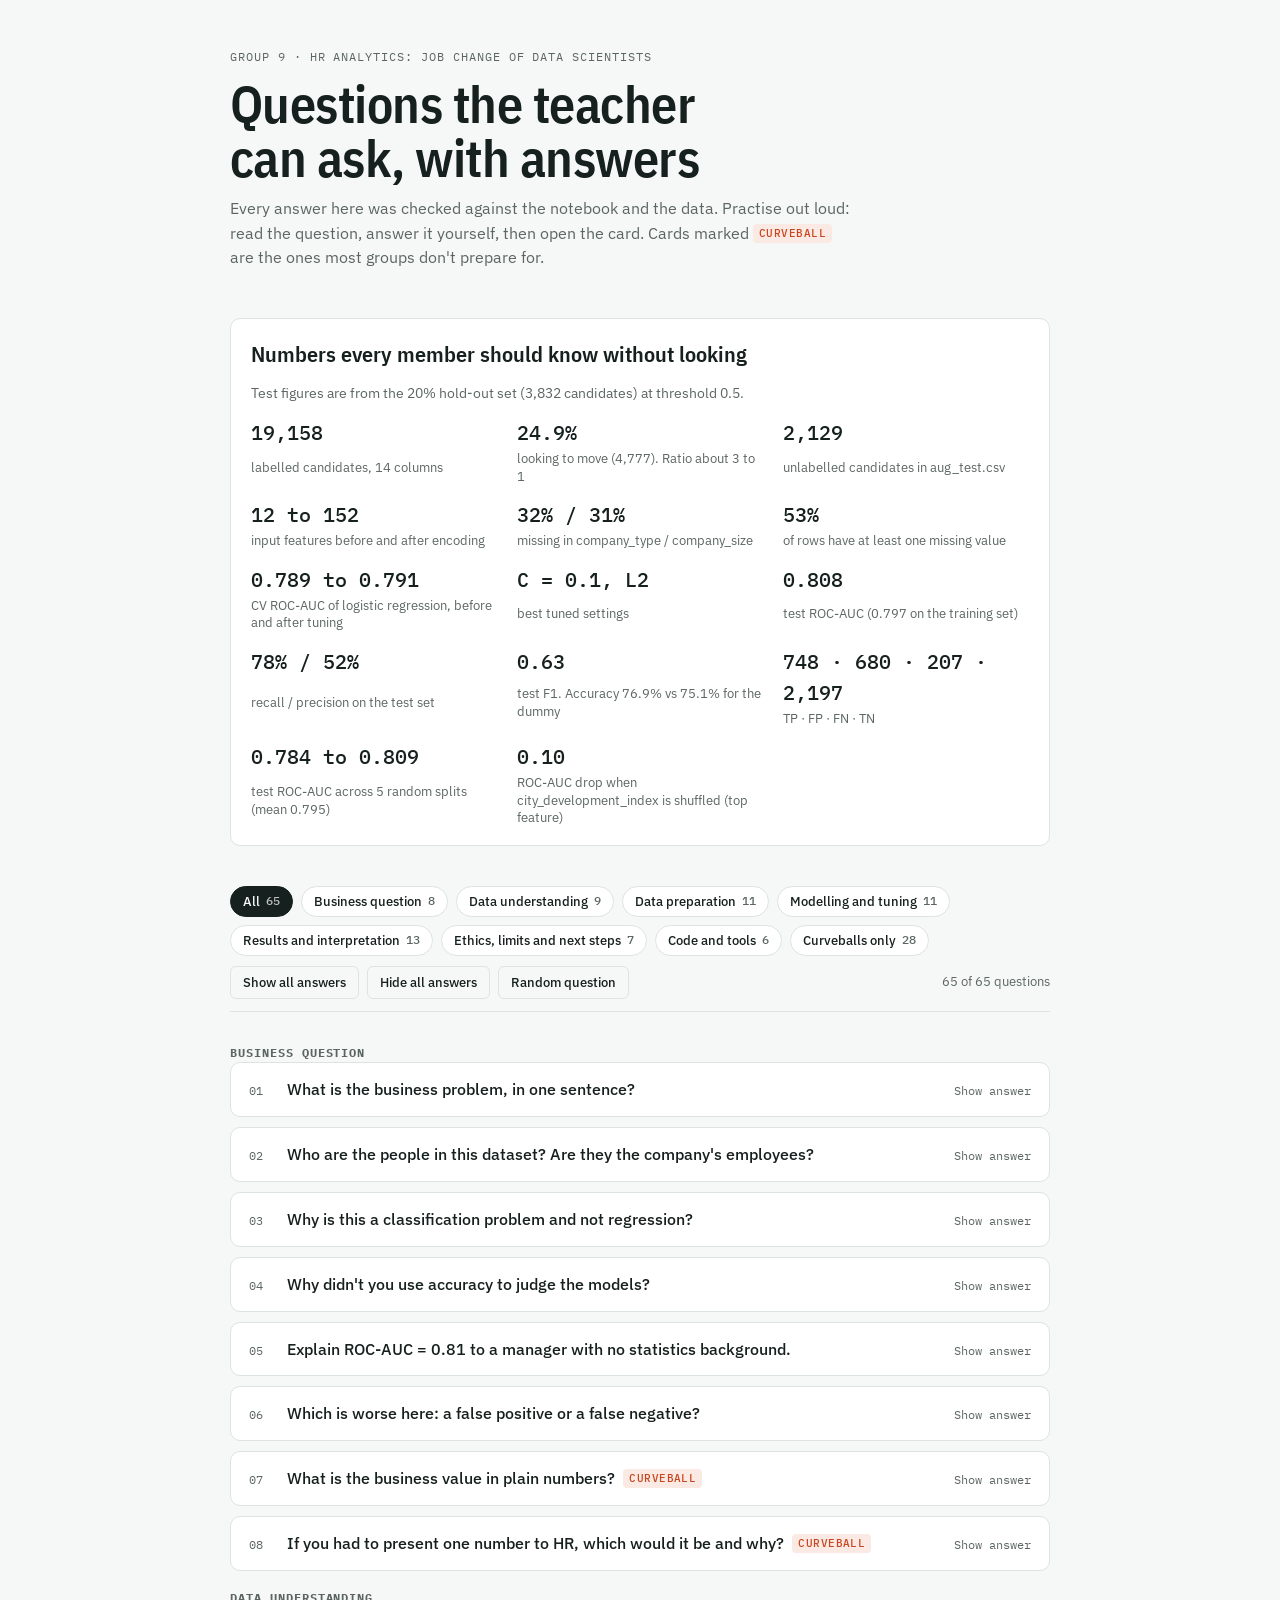
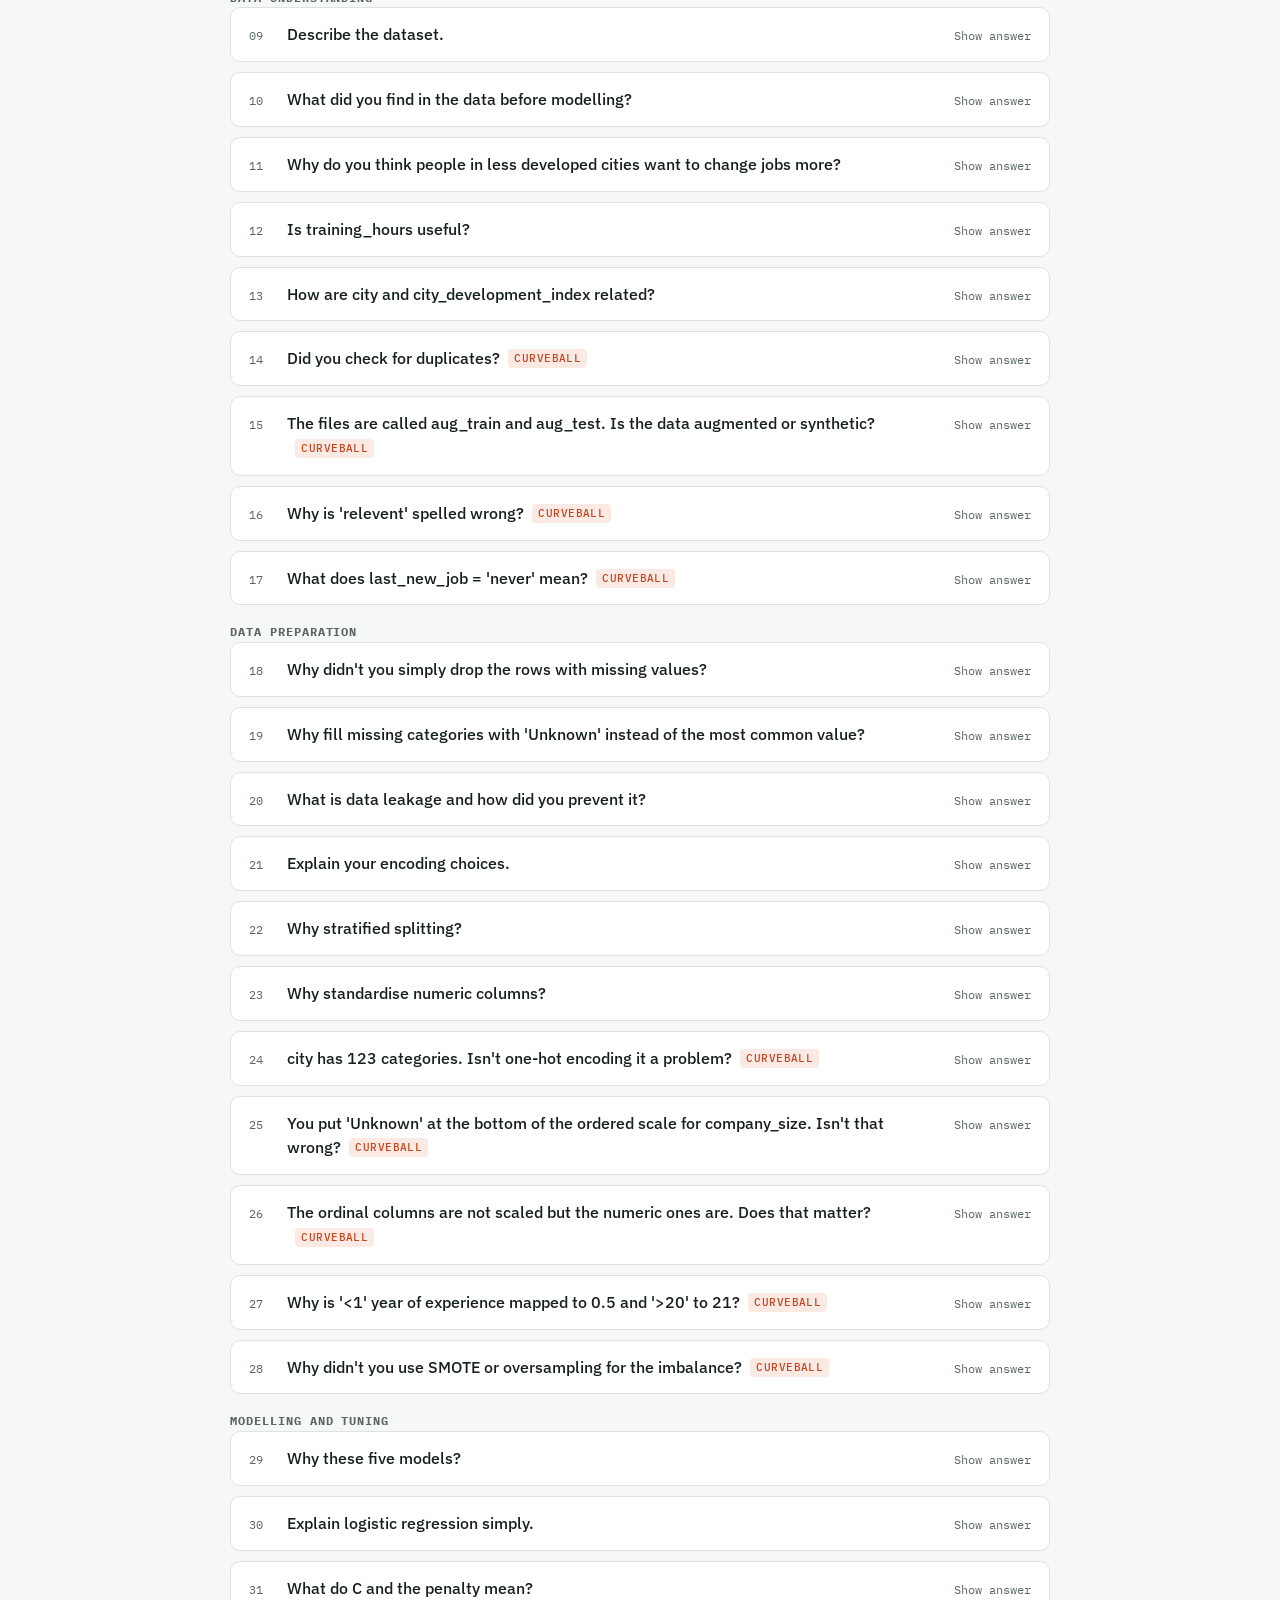
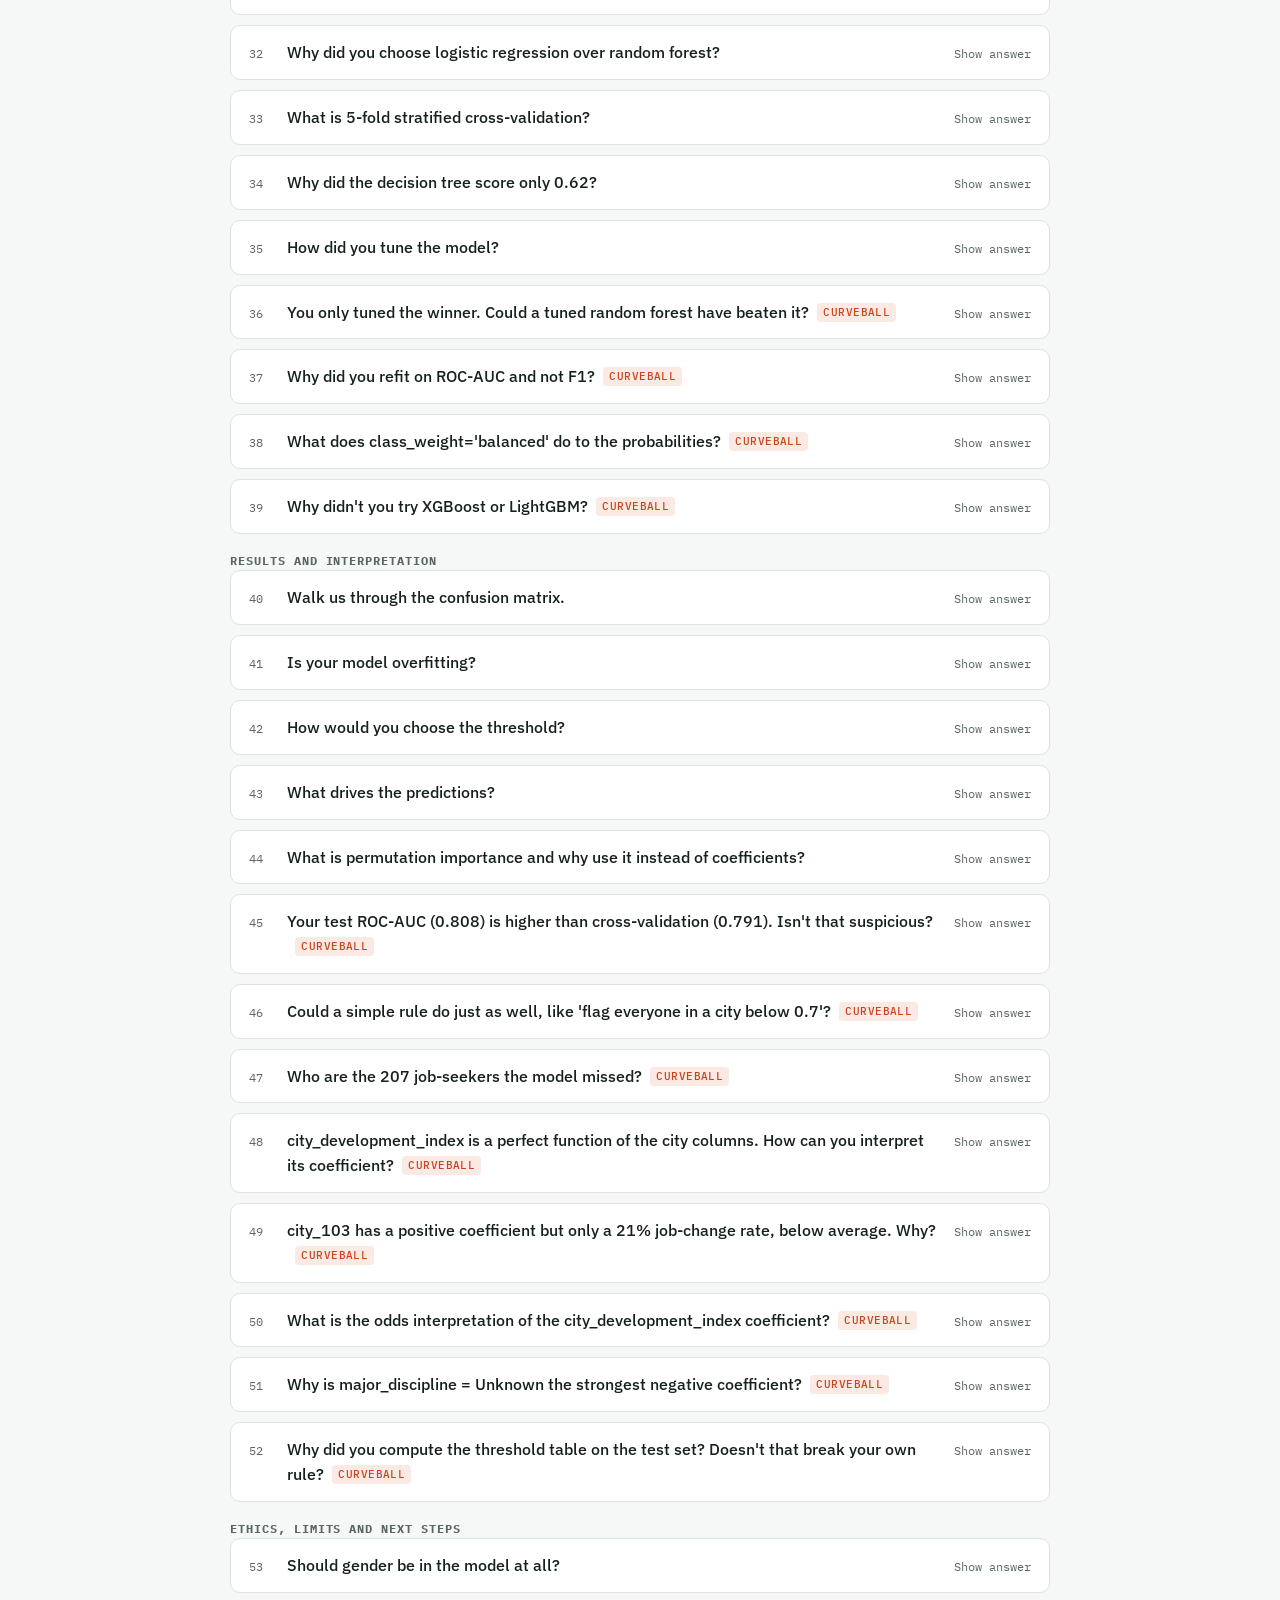
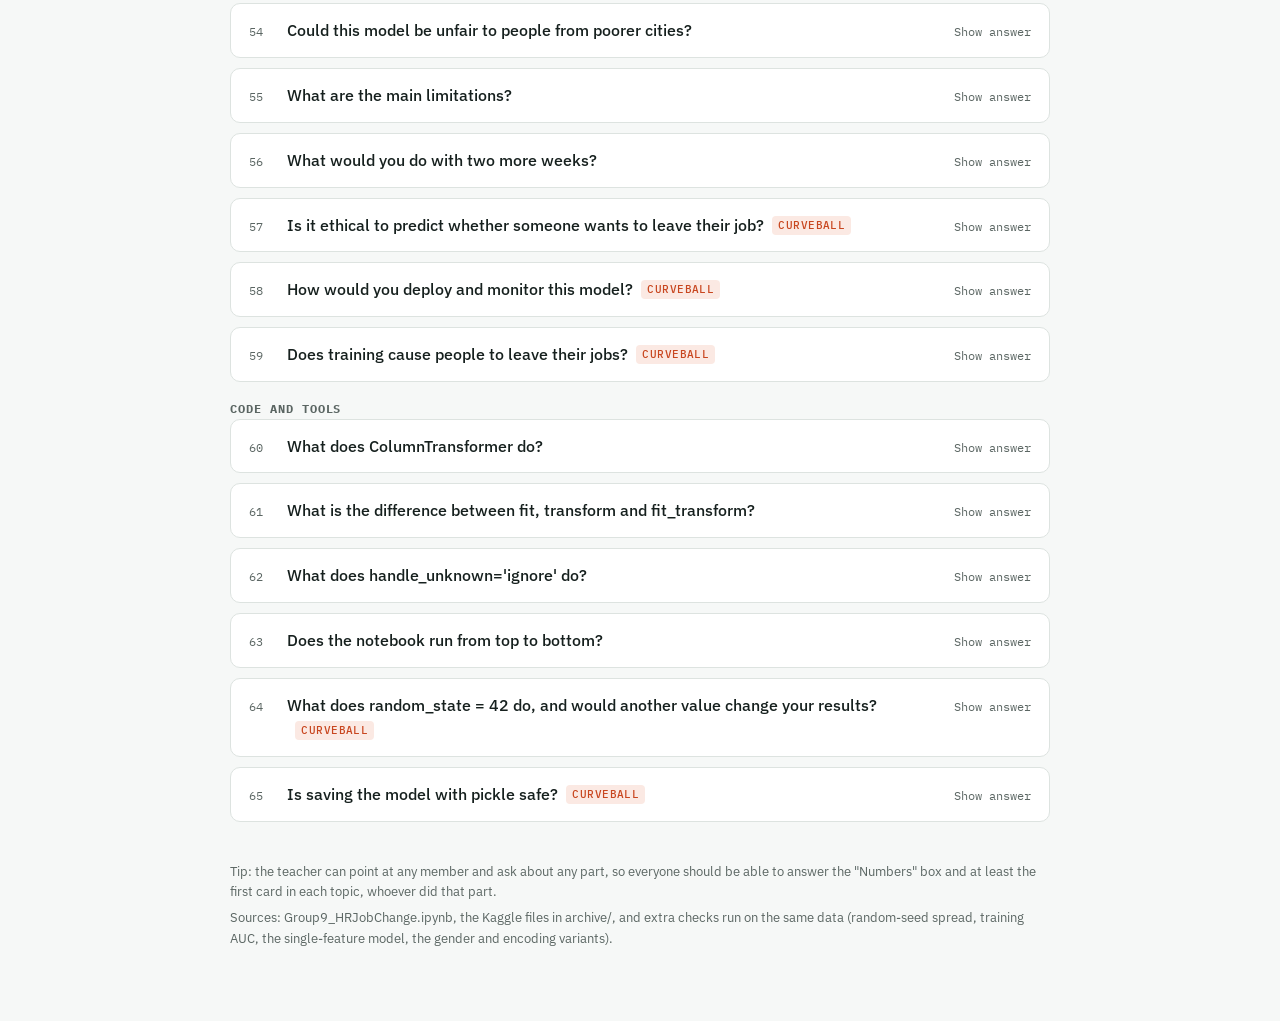
<file: resources/Group9_Viva_Questions.html>
<!doctype html>
<html lang="en">
<head>
<meta charset="utf-8">
<meta name="viewport" content="width=device-width, initial-scale=1">
<title>Group 9 Viva Prep</title>
<link rel="preconnect" href="https://fonts.googleapis.com">
<link rel="preconnect" href="https://fonts.gstatic.com" crossorigin>
<link rel="stylesheet" href="https://fonts.googleapis.com/css2?family=IBM+Plex+Mono:wght@400;500&family=IBM+Plex+Sans+Condensed:wght@500;600&family=IBM+Plex+Sans:ital,wght@0,400;0,500;0,600;1,400&display=swap">
<style>
:root {
  --bg: #f6f8f7;
  --surface: #ffffff;
  --ink: #16201e;
  --muted: #5b6663;
  --line: #dde3e0;
  --teal: #2e6b5e;
  --teal-soft: #e3efeb;
  --accent: #c8461f;
  --accent-soft: #fbe9e3;
  --focus: #2e6b5e;
  --sans: "IBM Plex Sans", "Helvetica Neue", Arial, sans-serif;
  --cond: "IBM Plex Sans Condensed", "Arial Narrow", "IBM Plex Sans", Arial, sans-serif;
  --mono: "IBM Plex Mono", ui-monospace, Menlo, Consolas, monospace;
}
@media (prefers-color-scheme: dark) {
  :root:not([data-theme="light"]) {
    color-scheme: dark;
    --bg: #0f1716;
    --surface: #16211f;
    --ink: #e7eeeb;
    --muted: #9aa8a4;
    --line: #2a3835;
    --teal: #74b6a5;
    --teal-soft: #1c302b;
    --accent: #f0825e;
    --accent-soft: #3a211a;
    --focus: #74b6a5;
  }
}
:root[data-theme="dark"] {
  color-scheme: dark;
  --bg: #0f1716;
  --surface: #16211f;
  --ink: #e7eeeb;
  --muted: #9aa8a4;
  --line: #2a3835;
  --teal: #74b6a5;
  --teal-soft: #1c302b;
  --accent: #f0825e;
  --accent-soft: #3a211a;
  --focus: #74b6a5;
}
* { box-sizing: border-box; }
body {
  background: var(--bg);
  color: var(--ink);
  font-family: var(--sans);
  font-size: 16px;
  line-height: 1.55;
  padding-inline: 16px;
  padding-block: 0 64px;
}
.wrap { max-width: 820px; margin: 0 auto; }
header { padding-block: 40px 20px; display: grid; gap: 10px; }
.eyebrow {
  font-family: var(--mono); font-size: 12px; letter-spacing: 0.08em;
  text-transform: uppercase; color: var(--muted);
}
h1 {
  font-family: var(--cond); font-weight: 600; font-size: clamp(34px, 6vw, 52px);
  line-height: 1.05; margin: 0; text-wrap: balance; letter-spacing: -0.01em;
}
.lede { margin: 0; color: var(--muted); max-width: 62ch; }
h2 {
  font-family: var(--cond); font-weight: 600; font-size: 22px; margin: 0;
  text-wrap: balance;
}
section { margin-top: 28px; display: grid; gap: 14px; }

/* numbers to memorise */
.numbers {
  background: var(--surface); border: 1px solid var(--line); border-radius: 10px;
  padding: 18px 20px; display: grid; gap: 12px;
}
.numbers p { margin: 0; color: var(--muted); font-size: 14px; }
.num-grid {
  display: grid; grid-template-columns: repeat(auto-fill, minmax(180px, 1fr));
  gap: 14px 20px;
}
.num { display: grid; gap: 2px; }
.num b {
  font-family: var(--mono); font-weight: 500; font-size: 20px;
  font-variant-numeric: tabular-nums; color: var(--ink);
}
.num span { font-size: 13px; color: var(--muted); line-height: 1.35; }

/* controls */
.controls {
  position: sticky; top: env(safe-area-inset-top, 0px); z-index: 5;
  background: var(--bg); padding-block: 12px; display: grid; gap: 10px;
  border-bottom: 1px solid var(--line);
}
.chips { display: flex; flex-wrap: wrap; gap: 8px; }
.chip {
  font: 500 13px/1 var(--sans); padding: 8px 12px; border-radius: 999px;
  border: 1px solid var(--line); background: var(--surface); color: var(--ink);
  cursor: pointer; display: inline-flex; gap: 6px; align-items: center;
}
.chip .count { font-family: var(--mono); color: var(--muted); font-size: 12px; }
.chip[aria-pressed="true"] { background: var(--ink); color: var(--bg); border-color: var(--ink); }
.chip[aria-pressed="true"] .count { color: var(--bg); opacity: 0.75; }
.chip.curve[aria-pressed="true"] { background: var(--accent); border-color: var(--accent); color: #fff; }
.actions { display: flex; flex-wrap: wrap; gap: 8px; align-items: center; }
.btn {
  font: 500 13px/1 var(--sans); padding: 9px 12px; border-radius: 6px;
  border: 1px solid var(--line); background: transparent; color: var(--ink); cursor: pointer;
}
.btn:hover, .chip:hover { border-color: var(--muted); }
.status { font-size: 13px; color: var(--muted); margin-left: auto; font-variant-numeric: tabular-nums; }
button:focus-visible, summary:focus-visible { outline: 2px solid var(--focus); outline-offset: 2px; }

/* questions */
.group-title {
  font-family: var(--mono); font-size: 12px; letter-spacing: 0.08em; text-transform: uppercase;
  color: var(--muted); margin: 18px 0 0;
}
.list { display: grid; gap: 10px; }
details.q {
  background: var(--surface); border: 1px solid var(--line); border-radius: 10px;
  scroll-margin-top: 140px;
}
details.q[open] { border-color: var(--muted); }
details.q.flash { box-shadow: 0 0 0 3px var(--teal-soft); }
summary {
  list-style: none; cursor: pointer; padding: 14px 18px; display: grid;
  grid-template-columns: auto 1fr auto; gap: 12px; align-items: baseline;
}
summary::-webkit-details-marker { display: none; }
.qn {
  font-family: var(--mono); font-size: 12px; color: var(--muted);
  font-variant-numeric: tabular-nums; min-width: 2.2em;
}
.qt { font-weight: 500; }
.toggle { font-family: var(--mono); font-size: 12px; color: var(--muted); white-space: nowrap; }
details[open] .toggle .show, details:not([open]) .toggle .hide { display: none; }
.tag {
  display: inline-block; font: 500 11px/1 var(--mono); letter-spacing: 0.04em;
  padding: 4px 6px; border-radius: 4px; margin-left: 8px; vertical-align: 2px;
  background: var(--accent-soft); color: var(--accent); text-transform: uppercase;
}
.answer {
  padding: 0 18px 16px calc(18px + 2.2em + 12px); display: grid; gap: 10px;
  color: var(--ink); max-width: 72ch;
}
.answer p { margin: 0; }
.answer .say { color: var(--muted); font-size: 14px; }
.answer .say b { color: var(--teal); font-weight: 600; }
code, .m { font-family: var(--mono); font-size: 0.9em; }
code { background: var(--teal-soft); padding: 1px 5px; border-radius: 4px; }
.empty { color: var(--muted); padding: 20px 0; }
footer { margin-top: 40px; color: var(--muted); font-size: 13px; display: grid; gap: 6px; }

@media (max-width: 520px) {
  summary { grid-template-columns: auto 1fr; }
  .toggle { grid-column: 2; }
  .answer { padding-left: 18px; }
  .status { margin-left: 0; width: 100%; }
}
@media (prefers-reduced-motion: no-preference) {
  details.q { transition: border-color 150ms ease, box-shadow 300ms ease; }
}
</style>
</head>
<body>

<div class="wrap">
  <header>
    <div class="eyebrow">Group 9 · HR Analytics: Job Change of Data Scientists</div>
    <h1>Questions the teacher can ask, with answers</h1>
    <p class="lede">Every answer here was checked against the notebook and the data. Practise out loud: read the question, answer it yourself, then open the card. Cards marked <span class="tag" style="margin-left:0">curveball</span> are the ones most groups don't prepare for.</p>
  </header>

  <section aria-labelledby="nums-h">
    <div class="numbers">
      <h2 id="nums-h">Numbers every member should know without looking</h2>
      <p>Test figures are from the 20% hold-out set (3,832 candidates) at threshold 0.5.</p>
      <div class="num-grid">
        <div class="num"><b>19,158</b><span>labelled candidates, 14 columns</span></div>
        <div class="num"><b>24.9%</b><span>looking to move (4,777). Ratio about 3 to 1</span></div>
        <div class="num"><b>2,129</b><span>unlabelled candidates in aug_test.csv</span></div>
        <div class="num"><b>12 to 152</b><span>input features before and after encoding</span></div>
        <div class="num"><b>32% / 31%</b><span>missing in company_type / company_size</span></div>
        <div class="num"><b>53%</b><span>of rows have at least one missing value</span></div>
        <div class="num"><b>0.789 to 0.791</b><span>CV ROC-AUC of logistic regression, before and after tuning</span></div>
        <div class="num"><b>C = 0.1, L2</b><span>best tuned settings</span></div>
        <div class="num"><b>0.808</b><span>test ROC-AUC (0.797 on the training set)</span></div>
        <div class="num"><b>78% / 52%</b><span>recall / precision on the test set</span></div>
        <div class="num"><b>0.63</b><span>test F1. Accuracy 76.9% vs 75.1% for the dummy</span></div>
        <div class="num"><b>748 · 680 · 207 · 2,197</b><span>TP · FP · FN · TN</span></div>
        <div class="num"><b>0.784 to 0.809</b><span>test ROC-AUC across 5 random splits (mean 0.795)</span></div>
        <div class="num"><b>0.10</b><span>ROC-AUC drop when city_development_index is shuffled (top feature)</span></div>
      </div>
    </div>
  </section>

  <section aria-labelledby="qs-h">
    <h2 id="qs-h" class="sr-only" style="position:absolute;left:-9999px">Questions</h2>
    <div class="controls">
      <div class="chips" role="group" aria-label="Filter by topic" id="chips"></div>
      <div class="actions">
        <button class="btn" id="openAll" type="button">Show all answers</button>
        <button class="btn" id="closeAll" type="button">Hide all answers</button>
        <button class="btn" id="random" type="button">Random question</button>
        <span class="status" id="status" aria-live="polite"></span>
      </div>
    </div>
    <div id="groups"></div>
  </section>

  <footer>
    <div>Tip: the teacher can point at any member and ask about any part, so everyone should be able to answer the "Numbers" box and at least the first card in each topic, whoever did that part.</div>
    <div>Sources: Group9_HRJobChange.ipynb, the Kaggle files in archive/, and extra checks run on the same data (random-seed spread, training AUC, the single-feature model, the gender and encoding variants).</div>
  </footer>
</div>

<script>
const TOPICS = [
  ["business", "Business question"],
  ["data", "Data understanding"],
  ["prep", "Data preparation"],
  ["model", "Modelling and tuning"],
  ["results", "Results and interpretation"],
  ["ethics", "Ethics, limits and next steps"],
  ["code", "Code and tools"],
];

// c = curveball
const Q = [
  // ---------------- business
  ["business", 0, "What is the business problem, in one sentence?",
   "A company that trains data scientists wants to hire from its own trainees, and it needs to know which trainees are looking for a new job so recruiters can focus on them.",
   "Say the decision it supports: <b>who recruiters contact first</b>."],
  ["business", 0, "Who are the people in this dataset? Are they the company's employees?",
   "No. They are candidates who signed up for the company's training courses. Most of them work somewhere else. <code>target = 1</code> means the candidate is looking for a job change, which makes them a likely hire for this company.",
   "Common trap: calling it an 'employee attrition' model. It is closer to <b>recruitment targeting</b>."],
  ["business", 0, "Why is this a classification problem and not regression?",
   "The target has two values: looking for a job change or not. The model outputs a probability, and we turn it into a yes/no decision with a threshold."],
  ["business", 0, "Why didn't you use accuracy to judge the models?",
   "Only 24.9% of candidates are looking to move. A model that always says 'not looking' gets 75.1% accuracy and finds nobody. Our model's accuracy is 76.9%, which looks barely better, yet it finds 78% of job-seekers. ROC-AUC and F1 show that difference and accuracy hides it."],
  ["business", 0, "Explain ROC-AUC = 0.81 to a manager with no statistics background.",
   "Pick one candidate who is looking to move and one who is not, at random. About 81% of the time the model gives the job-seeker the higher score. 50% would be a coin flip and 100% would be perfect.",
   "This is the exact definition, so it is safe to say word for word."],
  ["business", 0, "Which is worse here: a false positive or a false negative?",
   "A false positive costs a recruiter a call to someone who is not interested, which is cheap. A false negative is a missed hire, which is more expensive. That is why we used class weighting and accepted lower precision (52%) for higher recall (78%)."],
  ["business", 1, "What is the business value in plain numbers?",
   "If a recruiter calls candidates at random, about 25 in every 100 are looking to move. In the model's flagged list about 52 in every 100 are, which is 2.1 times better. It still finds 78% of all job-seekers while flagging 37% of candidates.",
   "Lift = precision / base rate = 0.524 / 0.249 = <b>2.1</b>."],
  ["business", 1, "If you had to present one number to HR, which would it be and why?",
   "Recall at the chosen threshold, because it answers their question directly: out of everyone who wants to move, how many will we reach? At 0.5 that is 78%. Then give precision (52%) so they know how much recruiter time goes to people who are not interested."],

  // ---------------- data
  ["data", 0, "Describe the dataset.",
   "19,158 labelled candidates with 14 columns: an ID, 12 features and the target. There is also a file of 2,129 unlabelled candidates. Features cover the city (code and development index), gender, relevant experience, university enrolment, education level, major, years of experience, current company size and type, years since last job change and training hours."],
  ["data", 0, "What did you find in the data before modelling?",
   "Three things: the target is imbalanced (25% positive); four columns have a lot of missing data (company_type 32%, company_size 31%, gender 23.5%, major 14.7%); and city_development_index is the clearest single signal. Cities below 0.60 have a 58% job-change rate, while cities at 0.90 and above have 17%."],
  ["data", 0, "Why do you think people in less developed cities want to change jobs more?",
   "Likely fewer good local jobs, so people train to move to better opportunities. That is our interpretation. The data only shows a correlation, not the reason.",
   "Always add the word <b>correlation</b>. Teachers love to push on causation here."],
  ["data", 0, "Is training_hours useful?",
   "Almost not. Its correlation with the target is -0.02, and shuffling it lowers test ROC-AUC by only 0.0008. People who train more are not more or less likely to move."],
  ["data", 0, "How are city and city_development_index related?",
   "Every city has exactly one development index value, so the index is a numeric summary of the city. We kept both: the index works for rare cities, and the city columns capture effects specific to each city."],
  ["data", 1, "Did you check for duplicates?",
   "Yes. There are no exact duplicate rows, no duplicate IDs, and no candidate appears in both files. 49 rows (0.26%) are identical apart from the ID. Since most columns are coarse categories, two different people can have the same profile, so we kept them."],
  ["data", 1, "The files are called aug_train and aug_test. Is the data augmented or synthetic?",
   "The names suggest the data may have been augmented, but we could not confirm how. We treated it as real data. If some rows were generated, that would be a limitation, because duplicated patterns could make scores look better than they are. We did check that exact duplicates are not a problem.",
   "Honest uncertainty scores better than a made-up answer."],
  ["data", 1, "Why is 'relevent' spelled wrong?",
   "That is how the column and its values are spelled in the source data. We kept it so the code matches the original files."],
  ["data", 1, "What does last_new_job = 'never' mean?",
   "The source does not say whether it means 'never changed jobs' or 'never had a job'. We mapped it to 0 (below 1 year). Its job-change rate is 30%, above average, which fits better with people early in their careers."],

  // ---------------- prep
  ["prep", 0, "Why didn't you simply drop the rows with missing values?",
   "53% of rows have at least one missing value, so we would lose more than half the data. Worse, the rows we would lose are different: dropping them lowers the job-change rate from 24.9% to 16.6%. The model would learn from a biased sample."],
  ["prep", 0, "Why fill missing categories with 'Unknown' instead of the most common value?",
   "Because missing values carry information. Candidates with no company_size have a 40.6% job-change rate, compared with 17.9% when it is recorded. Filling with the mode would hide that signal. An 'Unknown' level lets the model learn it."],
  ["prep", 0, "What is data leakage and how did you prevent it?",
   "Leakage is when information from the evaluation data influences training, which makes scores look too good. All imputers, encoders and scalers are inside a scikit-learn Pipeline, so in cross-validation they are fitted only on the training folds, and the test set is transformed with what was learned from training data."],
  ["prep", 0, "Explain your encoding choices.",
   "Nominal columns with no order (city, gender, relevant experience, enrolment, major, company type) are one-hot encoded. Ordered categories (education level, company size) are ordinal encoded. Experience and last_new_job were converted to numbers because their categories are years. Numeric columns are median-filled and standardised."],
  ["prep", 0, "Why stratified splitting?",
   "It keeps the 24.9% job-change rate the same in the training set (15,326 rows) and test set (3,832 rows), and in every cross-validation fold. Without it, a split could by chance have noticeably more or fewer job-seekers."],
  ["prep", 0, "Why standardise numeric columns?",
   "Logistic regression with regularisation penalises coefficient size, so features need a comparable scale. KNN uses distances, so a column with a large range would dominate. Trees do not need scaling, but it does not hurt them."],
  ["prep", 1, "city has 123 categories. Isn't one-hot encoding it a problem?",
   "It creates 122 columns (one city only appears in the test split), and rare cities get noisy coefficients. Regularisation (C = 0.1) keeps those small. Better options for the next version would be target encoding or grouping rare cities. <code>handle_unknown='ignore'</code> means an unseen city does not crash the model."],
  ["prep", 1, "You put 'Unknown' at the bottom of the ordered scale for company_size. Isn't that wrong?",
   "Yes, it is a simplification. The model treats 'Unknown' as a company smaller than '<10', which has no real meaning, and 'Unknown' actually has the highest job-change rate (41%). We tested one-hot encoding for education and company size instead: cross-validated ROC-AUC went from 0.791 to 0.794. It is a small gain, and we would switch in the next version.",
   "Admitting a flaw and showing you measured it is the strongest possible answer."],
  ["prep", 1, "The ordinal columns are not scaled but the numeric ones are. Does that matter?",
   "Education is coded 0 to 5 and company size 0 to 8, while scaled columns have a standard deviation of 1. For KNN this means company size carries more weight in the distance. For logistic regression it changes how strongly regularisation affects those two coefficients. It is a known weakness of our pipeline, and one-hot encoding those columns removes it."],
  ["prep", 1, "Why is '<1' year of experience mapped to 0.5 and '>20' to 21?",
   "0.5 is the middle of 'less than a year'. For '>20' we picked 21 as a conservative value just above the top category. The exact choice matters little, because the job-change rate is almost flat above 15 years."],
  ["prep", 1, "Why didn't you use SMOTE or oversampling for the imbalance?",
   "We used <code>class_weight='balanced'</code>, which weights job-seekers about 2.0 and others about 0.67 in the loss. It has a similar effect without creating synthetic rows. SMOTE also works poorly with many one-hot columns, because it interpolates between 0/1 values."],

  // ---------------- model
  ["model", 0, "Why these five models?",
   "A dummy baseline to set the floor, logistic regression as a simple interpretable model, a decision tree for non-linear rules, a random forest as a strong ensemble, and KNN as a distance-based method. Together they cover the main model families taught in the course."],
  ["model", 0, "Explain logistic regression simply.",
   "It adds up the features, each multiplied by a weight, and passes the total through an S-shaped curve that turns it into a probability between 0 and 1. Positive weights push towards 'looking to move', negative weights push away."],
  ["model", 0, "What do C and the penalty mean?",
   "C controls regularisation: a smaller C means stronger regularisation, which keeps weights small and the model simpler. L2 shrinks all weights a bit. L1 can set weak ones exactly to zero. The best combination was C = 0.1 with L2."],
  ["model", 0, "Why did you choose logistic regression over random forest?",
   "The top three models were within 0.007 ROC-AUC of each other, about one standard deviation between folds, so there is no real performance difference. Logistic regression was slightly ahead, had the best F1, is fast, and can be explained through its weights. That matters when HR asks why someone was flagged."],
  ["model", 0, "What is 5-fold stratified cross-validation?",
   "The training data is split into 5 parts with the same class balance. The model trains on 4 parts and is scored on the fifth, five times, so every row is used for validation once. We report the mean and the standard deviation of the 5 scores."],
  ["model", 0, "Why did the decision tree score only 0.62?",
   "It was not pruned, so it grew until it memorised the training folds: it overfits. Limiting max_depth or min_samples_leaf would improve it, but we only tuned the model that won the comparison."],
  ["model", 0, "How did you tune the model?",
   "GridSearchCV over C (0.01, 0.1, 1, 10) and penalty (L1, L2): 8 combinations times 5 folds, 40 fits. It chose the combination with the best mean ROC-AUC and refitted it on the full training set."],
  ["model", 1, "You only tuned the winner. Could a tuned random forest have beaten it?",
   "Possibly. The untuned random forest was only 0.006 behind, so tuning it might close or reverse the gap. We chose not to because the models were already within one standard deviation and logistic regression is easier to explain. A fairer comparison would tune every model with the same budget. That is in our next steps."],
  ["model", 1, "Why did you refit on ROC-AUC and not F1?",
   "ROC-AUC measures how well the model ranks candidates across all thresholds. F1 depends on one threshold (0.5). We wanted the best ranking first and to choose the threshold separately as a business decision."],
  ["model", 1, "What does class_weight='balanced' do to the probabilities?",
   "It makes them too high. The average predicted probability on the test set is 0.45, while the real rate is 0.25. The ranking is still good (ROC-AUC is unaffected), but the numbers should not be read as true probabilities. To use them as real probabilities we would calibrate the model, for example with CalibratedClassifierCV.",
   "Very few groups know this one."],
  ["model", 1, "Why didn't you try XGBoost or LightGBM?",
   "They were outside what we covered in the course and our time. Gradient boosting often does a little better on tabular data like this, so it is the first item in our next steps. Given how close our three models already are, we would expect a small gain, not a big one."],

  // ---------------- results
  ["results", 0, "Walk us through the confusion matrix.",
   "Out of 3,832 test candidates: 748 job-seekers correctly flagged (true positives), 207 job-seekers missed (false negatives), 680 flagged who are not looking (false positives), and 2,197 correctly left alone (true negatives). Recall is 748 / 955 = 78%. Precision is 748 / 1,428 = 52%."],
  ["results", 0, "Is your model overfitting?",
   "No. Training ROC-AUC is 0.797, cross-validation 0.791 and test 0.808. All three are close. Overfitting would show as a much higher training score than test score."],
  ["results", 0, "How would you choose the threshold?",
   "From recruiter capacity and the cost of a miss. At 0.5 we flag 37% of candidates and catch 78% of job-seekers. At 0.7 we flag 21% and catch 51%, with precision rising from 52% to 60%. F1 is highest around 0.5 to 0.6."],
  ["results", 0, "What drives the predictions?",
   "Permutation importance on the test set: city_development_index is the biggest by far (shuffling it lowers ROC-AUC by 0.10), then company_type (0.05) and city (0.05). Training hours, last_new_job and gender add almost nothing."],
  ["results", 0, "What is permutation importance and why use it instead of coefficients?",
   "We shuffle one original column in the test set and measure how much ROC-AUC drops. It works for any model and scores a column as a whole, for example all 122 city dummies together, which is easier to explain than individual encoded columns."],
  ["results", 1, "Your test ROC-AUC (0.808) is higher than cross-validation (0.791). Isn't that suspicious?",
   "It is chance in how the split fell. We re-ran the whole split with 5 different random seeds: test ROC-AUC ranged from 0.784 to 0.809, mean 0.795. Seed 42 happens to be at the top of that range. So the honest expectation for new data is about 0.79 to 0.80.",
   "Say this before they find it. It shows you understand variance."],
  ["results", 1, "Could a simple rule do just as well, like 'flag everyone in a city below 0.7'?",
   "No. That rule flags 25% of candidates with 51% precision and 51% recall. The model at threshold 0.7 has the same recall (51%) but flags fewer people (21%) at higher precision (60%). Used alone, city_development_index gives a ROC-AUC of 0.69, while the full model reaches 0.81."],
  ["results", 1, "Who are the 207 job-seekers the model missed?",
   "They look like people who stay. Their median city development index is 0.91 (for correctly caught job-seekers it is 0.62), 78% have a recorded employer (40% for caught ones), and their median experience is 10 years (5 for caught ones). The model cannot tell these movers apart with the features we have."],
  ["results", 1, "city_development_index is a perfect function of the city columns. How can you interpret its coefficient?",
   "You can't, fully. Because every city has one index value, the index is an exact linear combination of the city dummies. Without regularisation the coefficients would not be uniquely defined. L2 regularisation decides how the effect is split between the index and the city columns. So we read the index coefficient as the general trend and the city coefficients as each city's deviation from it, and we rely on permutation importance for the ranking.",
   "This is the hardest question in the set."],
  ["results", 1, "city_103 has a positive coefficient but only a 21% job-change rate, below average. Why?",
   "Coefficients are relative to everything else in the model. city_103 has a high development index (0.92), and other cities that developed have a 13% rate. Compared with them, 21% is high, so the city coefficient is positive after accounting for the index."],
  ["results", 1, "What is the odds interpretation of the city_development_index coefficient?",
   "The coefficient is -0.61 per standard deviation (0.12 on the index). exp(-0.61) = 0.54, so a city about 0.12 more developed roughly halves the odds of a job change, holding the other features fixed. Given the collinearity with the city columns, treat this as a rough guide."],
  ["results", 1, "Why is major_discipline = Unknown the strongest negative coefficient?",
   "Candidates with no major are mostly people with no university degree: 72% of them have High School as their education and 11% Primary School. Their job-change rate is 20%, below average. So 'no major' works as a marker of lower education in this data."],
  ["results", 1, "Why did you compute the threshold table on the test set? Doesn't that break your own rule?",
   "Yes, if we used it to choose the threshold. We only used it to show the trade-off, and the notebook says so. In practice we would choose the threshold using cross-validated predictions on the training data, then confirm it once on the test set."],

  // ---------------- ethics
  ["ethics", 0, "Should gender be in the model at all?",
   "We would remove it before real use. It is a protected attribute and the model barely uses it: it has the lowest permutation importance (0.0006), and retraining without it changes test ROC-AUC only from 0.8085 to 0.8082."],
  ["ethics", 0, "Could this model be unfair to people from poorer cities?",
   "Yes, city and its development index can stand in for socio-economic background. For outreach, meaning 'who do we call first', the risk is low. If it were used to reject people, it would be a problem. We would audit error rates by city group before any real use."],
  ["ethics", 0, "What are the main limitations?",
   "About half of flagged candidates are false positives; the probabilities are inflated by class weighting; the data comes from one programme at one point in time; the threshold was illustrated on test data; and a couple of encoding shortcuts (Unknown as the lowest category, unscaled ordinal codes) cost a little accuracy."],
  ["ethics", 0, "What would you do with two more weeks?",
   "Try gradient boosting and target encoding for city; tune all models equally; one-hot encode company size and education; drop gender and run a fairness check; calibrate the probabilities; and choose the threshold from recruiter cost using validation data."],
  ["ethics", 1, "Is it ethical to predict whether someone wants to leave their job?",
   "It depends on who uses it. Here the company is predicting interest among its own trainees to offer them a job, which helps the candidate. If a current employer used a similar model to watch its staff, the privacy concerns would be much bigger. Candidates should know how their training data is used."],
  ["ethics", 1, "How would you deploy and monitor this model?",
   "The whole pipeline is saved as one file (<code>artifacts/final_model.pkl</code>) and <code>predict.py</code> scores a new CSV. In production we would retrain on each new cohort, track recall and precision against real outcomes, and watch for drift, for example new cities or a change in the share of missing employer data."],
  ["ethics", 1, "Does training cause people to leave their jobs?",
   "Our data cannot answer that. It shows who is looking, not why. Training hours have almost no relationship with job change, which weakly suggests the training itself is not what pushes people to move."],

  // ---------------- code
  ["code", 0, "What does ColumnTransformer do?",
   "It applies different preprocessing to different groups of columns and joins the results into one matrix. We used three branches: nominal (Unknown fill and one-hot), ordinal (Unknown fill and ordered codes) and numeric (median fill and scaling)."],
  ["code", 0, "What is the difference between fit, transform and fit_transform?",
   "fit learns parameters from data, for example the median or the list of categories. transform applies them. fit_transform does both on the same data. We only fit on training data and only transform the test data, which prevents leakage."],
  ["code", 0, "What does handle_unknown='ignore' do?",
   "If a category appears that was not in the training data, such as a new city, its one-hot columns are all zero instead of raising an error. The candidate is still scored using the other features."],
  ["code", 0, "Does the notebook run from top to bottom?",
   "Yes. It was checked with Restart and Run All from a fresh kernel, including from a folder that contains only the notebook and the CSVs. All 27 code cells run without errors."],
  ["code", 1, "What does random_state = 42 do, and would another value change your results?",
   "It fixes the randomness in the split, the folds and the models, so results can be reproduced. Another value gives slightly different numbers: test ROC-AUC ranged from 0.784 to 0.809 across 5 seeds. The conclusions do not change."],
  ["code", 1, "Is saving the model with pickle safe?",
   "Only for files you trust, because loading a pickle can run code. It also depends on library versions, so we pinned them in <code>requirements.txt</code>. For a production system, a format like ONNX or a model registry would be safer."],
];

const chipsEl = document.getElementById("chips");
const groupsEl = document.getElementById("groups");
const statusEl = document.getElementById("status");
let filter = "all";

function counts(key) {
  if (key === "all") return Q.length;
  if (key === "curve") return Q.filter(q => q[1]).length;
  return Q.filter(q => q[0] === key).length;
}

function renderChips() {
  const items = [["all", "All"], ...TOPICS, ["curve", "Curveballs only"]];
  chipsEl.innerHTML = "";
  for (const [key, label] of items) {
    const b = document.createElement("button");
    b.type = "button";
    b.className = "chip" + (key === "curve" ? " curve" : "");
    b.setAttribute("aria-pressed", String(filter === key));
    b.innerHTML = `${label} <span class="count">${counts(key)}</span>`;
    b.addEventListener("click", () => { filter = key; renderChips(); renderList(); });
    chipsEl.appendChild(b);
  }
}

function renderList() {
  groupsEl.innerHTML = "";
  let shown = 0;
  let n = 0;
  for (const [key, label] of TOPICS) {
    const items = Q.map((q, i) => ({ q, i })).filter(({ q }) => q[0] === key);
    const visible = items.filter(({ q }) => filter === "all" || filter === key || (filter === "curve" && q[1]));
    if (!visible.length) continue;
    const h = document.createElement("h3");
    h.className = "group-title";
    h.textContent = label;
    groupsEl.appendChild(h);
    const list = document.createElement("div");
    list.className = "list";
    for (const { q, i } of visible) {
      const [, curve, question, answer, say] = q;
      const d = document.createElement("details");
      d.className = "q";
      d.id = "q" + (i + 1);
      d.innerHTML = `
        <summary>
          <span class="qn">${String(i + 1).padStart(2, "0")}</span>
          <span class="qt">${question}${curve ? '<span class="tag">curveball</span>' : ""}</span>
          <span class="toggle"><span class="show">Show answer</span><span class="hide">Hide</span></span>
        </summary>
        <div class="answer"><p>${answer}</p>${say ? `<p class="say">${say}</p>` : ""}</div>`;
      list.appendChild(d);
      shown++;
    }
    groupsEl.appendChild(list);
  }
  if (!shown) groupsEl.innerHTML = '<p class="empty">No questions in this filter.</p>';
  statusEl.textContent = `${shown} of ${Q.length} questions`;
}

document.getElementById("openAll").addEventListener("click", () => {
  groupsEl.querySelectorAll("details").forEach(d => d.open = true);
});
document.getElementById("closeAll").addEventListener("click", () => {
  groupsEl.querySelectorAll("details").forEach(d => d.open = false);
});
document.getElementById("random").addEventListener("click", () => {
  const all = [...groupsEl.querySelectorAll("details")];
  if (!all.length) return;
  all.forEach(d => { d.open = false; d.classList.remove("flash"); });
  const pick = all[Math.floor(Math.random() * all.length)];
  const reduce = window.matchMedia("(prefers-reduced-motion: reduce)").matches;
  pick.scrollIntoView({ behavior: reduce ? "auto" : "smooth", block: "start" });
  pick.classList.add("flash");
  pick.querySelector("summary").focus({ preventScroll: true });
  statusEl.textContent = `Random pick: question ${pick.id.slice(1)}. Answer it out loud, then open the card.`;
});

renderChips();
renderList();
</script>
</body>
</html>
</file>
<file: styles.css>
/* ══════════════════════════════════════════════════════════════
   Group 9 · Job-Change Radar — a cosmic-dashboard skin
   Palette and shapes after milkyway-website.vercel.app
   ══════════════════════════════════════════════════════════════ */

:root{
  --night:#0d0718;
  --panel:#160c2c;
  --panel-2:#2a1850;
  --panel-3:#1b1030;
  --ink:#241133;
  --cream:#fff6e6;
  --sun:#ffcc33;
  --pink:#ff5d8f;
  --lcd:#5cf0ff;
  --purple:#9b5cff;
  --lime:#c9ff5a;
  --muted:rgba(255,246,230,.62);
  --line:rgba(255,246,230,.16);

  --display:"Bungee", "Arial Black", system-ui, sans-serif;
  --body:"Space Grotesk", ui-sans-serif, system-ui, -apple-system, "Segoe UI", sans-serif;
  --mono:"Share Tech Mono", ui-monospace, "SF Mono", Menlo, monospace;

  --shadow:5px 5px 0 var(--ink);
  --shadow-sm:3px 3px 0 var(--ink);
  --r:18px;
}

*{box-sizing:border-box}
html{scroll-behavior:smooth; -webkit-text-size-adjust:100%}
body{
  margin:0; background:var(--night); color:var(--cream);
  font-family:var(--body); font-size:16.5px; line-height:1.62;
  overflow-x:hidden;
}
img{max-width:100%}
a{color:var(--lcd); text-decoration-thickness:2px; text-underline-offset:3px}
code{
  font-family:var(--mono); font-size:.92em; background:rgba(92,240,255,.12);
  border:1px solid rgba(92,240,255,.28); border-radius:6px; padding:.05em .38em;
  color:#c9f9ff; white-space:nowrap;
}
.card:not(.dark) code, .ticket code, .q-a code, .route code, .foot code{
  color:#171026; background:rgba(36,17,51,.09); border-color:rgba(36,17,51,.35);
}
b{font-weight:700}
::selection{background:var(--pink); color:var(--ink)}

.wrap{width:min(1180px,92vw); margin-inline:auto}

/* ── background ─────────────────────────────────────────────── */
.bg{position:fixed; inset:0; z-index:0; overflow:hidden; pointer-events:none}
.orbs{position:absolute; inset:-8%}
.orb{position:absolute; border-radius:50%; filter:blur(70px); opacity:.55}
.orb-a{left:4%; top:6%; width:56vw; height:58vh;
  background:radial-gradient(circle, rgba(155,92,255,.75), transparent 65%);
  animation:drift-a 20s ease-in-out infinite}
.orb-b{right:2%; top:16%; width:46vw; height:50vh;
  background:radial-gradient(circle, rgba(255,93,143,.6), transparent 65%);
  animation:drift-b 26s ease-in-out infinite}
.orb-c{bottom:14%; left:32%; width:42vw; height:44vh;
  background:radial-gradient(circle, rgba(92,240,255,.5), transparent 65%);
  animation:drift-a 30s ease-in-out -8s infinite}
#stars{position:absolute; inset:0; width:100%; height:100%}
.vignette{position:absolute; inset:0; box-shadow:inset 0 0 180px 60px rgba(13,7,24,.9)}

@keyframes drift-a{0%,100%{transform:translate3d(0,0,0) scale(1)}50%{transform:translate3d(4%,6%,0) scale(1.12)}}
@keyframes drift-b{0%,100%{transform:translate3d(0,0,0) scale(1.05)}50%{transform:translate3d(-5%,4%,0) scale(.95)}}

/* ── scroll progress ────────────────────────────────────────── */
.scrollbar{position:fixed; top:0; left:0; right:0; height:4px; z-index:60; background:rgba(36,17,51,.7)}
.scrollbar span{display:block; height:100%; width:0;
  background:repeating-linear-gradient(90deg,var(--sun) 0 14px, transparent 14px 30px);
  box-shadow:0 0 12px rgba(255,204,51,.7)}

/* ── header ─────────────────────────────────────────────────── */
.topbar{
  position:fixed; top:0; left:0; right:0; z-index:50;
  display:flex; align-items:center; gap:18px;
  padding:calc(12px + env(safe-area-inset-top)) clamp(14px,3vw,32px) 12px;
  background:linear-gradient(180deg, rgba(13,7,24,.96), rgba(13,7,24,.72) 70%, transparent);
  border-bottom:3px solid transparent; transition:.25s;
}
.topbar.stuck{background:rgba(22,12,44,.95); border-bottom-color:var(--ink);
  box-shadow:0 3px 0 rgba(255,246,230,.12), 0 14px 30px rgba(0,0,0,.45); backdrop-filter:blur(8px)}
.logo{display:flex; flex-direction:column; line-height:1; text-decoration:none; color:var(--cream); flex:none}
.logo-small{font-size:10px; letter-spacing:.16em; text-transform:uppercase; color:var(--muted); font-weight:600}
.logo-big{font-family:var(--display); font-size:clamp(17px,2vw,22px); letter-spacing:-.01em;
  text-shadow:3px 3px 0 var(--ink)}

.dest{
  margin-inline:auto; flex:0 1 auto; min-width:170px;
  padding:7px 16px; border:3px solid var(--ink); border-radius:10px;
  background:#0b0e28; font-size:clamp(10px,1.4vw,13px); letter-spacing:.1em; white-space:nowrap;
  color:var(--lcd); text-shadow:0 0 10px rgba(92,240,255,.65);
  box-shadow:inset 0 0 22px rgba(92,240,255,.18), var(--shadow-sm); overflow:hidden;
  max-width:38vw; text-overflow:ellipsis;
}
.dest .dot{animation:blink 1.6s steps(1) infinite}
@keyframes blink{0%,55%{opacity:1}56%,100%{opacity:.15}}

.nav{display:flex; gap:6px; align-items:center}
.nav a{
  font-size:12.5px; font-weight:600; letter-spacing:.04em; text-transform:uppercase;
  color:var(--cream); text-decoration:none; padding:8px 12px; border-radius:999px;
  border:2px solid transparent; transition:.18s;
}
.nav a:hover{border-color:var(--ink); background:rgba(255,246,230,.1)}
.nav a.active{background:var(--sun); color:var(--ink); border-color:var(--ink); box-shadow:var(--shadow-sm)}

.tools{display:flex; gap:8px; flex:none}
.round{
  width:42px; height:42px; border-radius:50%; border:3px solid var(--ink);
  background:var(--cream); color:var(--ink); font-size:16px; cursor:pointer;
  box-shadow:var(--shadow-sm); transition:transform .15s, box-shadow .15s;
}
.round:hover{transform:translateY(-2px)}
.round:active{transform:translate(3px,3px); box-shadow:none}
.round[aria-pressed="true"]{background:var(--lcd)}
.menu-btn{display:none}

/* ── typography helpers ─────────────────────────────────────── */
.lcd{font-family:var(--mono); letter-spacing:.14em; text-transform:uppercase; color:var(--lcd);
  text-shadow:0 0 10px rgba(92,240,255,.5)}
/* light surfaces: keep every text colour readable on cream/sun/pink cards */
.card:not(.dark) .muted,
.bet-result .muted,
.qcard .muted,
.ticket .muted,
.card:not(.dark) .matrix-note{color:#5f5648 !important}
.card:not(.dark) .lcd,
.bet-result .lcd,
.ticket .lcd,
.qcard .lcd{color:#0b6070 !important; text-shadow:none}
.card:not(.dark) .display,
.card:not(.dark) h3.sub{color:var(--ink); text-shadow:2px 2px 0 rgba(255,255,255,.55)}
.kicker{font-size:12px; margin:0 0 14px}
.display{
  font-family:var(--display); font-weight:400; line-height:1.06; letter-spacing:-.005em;
  font-size:clamp(30px,5.2vw,58px); margin:0 0 16px; color:var(--cream);
  text-shadow:4px 4px 0 var(--ink), 0 0 44px rgba(155,92,255,.45);
}
h3.sub.display{font-size:clamp(20px,2.6vw,28px); text-shadow:3px 3px 0 var(--ink); margin-top:6px}
.lede{font-size:clamp(15.5px,1.6vw,18px); color:rgba(255,246,230,.82); max-width:70ch; margin:0}
.muted{color:var(--muted)}
.footnote{font-size:13.5px; max-width:90ch; margin-top:18px}
.hl-pink{color:var(--pink); text-shadow:4px 4px 0 var(--ink), 0 0 40px rgba(255,93,143,.7)}

/* ── sections ───────────────────────────────────────────────── */
main{position:relative; z-index:10}
.stop{padding:clamp(70px,9vh,120px) 0; position:relative}
.stop.alt::before{
  content:""; position:absolute; inset:0; z-index:-1; pointer-events:none;
  background:linear-gradient(180deg, transparent, rgba(42,24,80,.55) 18%, rgba(42,24,80,.55) 82%, transparent);
  border-block:3px solid rgba(36,17,51,.75);
}
.stop-head{display:flex; justify-content:space-between; align-items:flex-start; gap:24px; margin-bottom:34px}
.stop-num{
  font-family:var(--display); font-size:clamp(48px,9vw,110px); line-height:.8; margin:0;
  color:transparent; -webkit-text-stroke:2px rgba(255,246,230,.22); text-shadow:none;
}
.sub{margin-top:38px}

/* ── generic cards ──────────────────────────────────────────── */
.card{
  background:var(--cream); color:var(--ink); border:3px solid var(--ink);
  border-radius:var(--r); box-shadow:var(--shadow); padding:22px;
  transition:transform .18s ease, box-shadow .18s ease;
}
.card:hover{transform:translate(-2px,-2px); box-shadow:7px 7px 0 var(--ink)}
.card h3,.card h4{font-family:var(--display); font-weight:400; line-height:1.18; margin:.15em 0 .4em;
  font-size:19px; letter-spacing:0}
.card p{margin:.4em 0; font-size:15px}
.card.dark{background:var(--panel-2); color:var(--cream); border-color:var(--ink);
  box-shadow:var(--shadow), inset 0 2px 0 rgba(255,246,230,.14)}
.card.dark:hover{box-shadow:7px 7px 0 var(--ink), inset 0 2px 0 rgba(255,246,230,.14)}
.card.dark p{color:rgba(255,246,230,.85)}
.card-sun{background:var(--sun)}
.card-pink{background:var(--pink)}
.card-lcd{background:#bdf6ff}
.card-purple{background:#c9a8ff}
.card .tag{font-family:var(--mono); font-size:11px; letter-spacing:.16em; text-transform:uppercase;
  margin:0 0 8px; opacity:.75}
.card.dark .tag{color:var(--lcd); opacity:.95; text-shadow:0 0 8px rgba(92,240,255,.4)}

.grid-2{display:grid; grid-template-columns:repeat(auto-fit,minmax(320px,1fr)); gap:22px; margin-top:26px}
.grid-3{display:grid; grid-template-columns:repeat(auto-fit,minmax(260px,1fr)); gap:22px; margin-top:26px}
.grid-4{display:grid; grid-template-columns:repeat(auto-fit,minmax(215px,1fr)); gap:20px; margin-top:26px}
.split{display:grid; grid-template-columns:1fr 1fr; gap:24px; margin-top:30px; align-items:start}
.charts-2{align-items:start}
.wide{margin-top:30px}

.stat{font-family:var(--display); font-size:clamp(34px,4.4vw,50px); line-height:1; display:block;
  color:var(--ink); text-shadow:3px 3px 0 rgba(255,255,255,.55)}
.card.dark .stat{color:var(--sun); text-shadow:3px 3px 0 var(--ink)}
.card > span{display:block; font-size:14.5px; margin-top:8px; line-height:1.45}
.num{font-family:var(--display); font-size:clamp(26px,3.4vw,40px); line-height:1; display:block;
  color:var(--ink); text-shadow:2px 2px 0 rgba(255,255,255,.5)}
.card.dark .num{color:var(--lcd); text-shadow:2px 2px 0 var(--ink)}
.lcdc{color:var(--lcd) !important; text-shadow:2px 2px 0 var(--ink)}

/* ── buttons ────────────────────────────────────────────────── */
.btn{
  display:inline-flex; align-items:center; gap:8px; cursor:pointer;
  font-family:var(--display); font-size:14px; letter-spacing:.02em; text-transform:uppercase;
  padding:13px 20px; border-radius:999px; border:3px solid var(--ink);
  background:var(--cream); color:var(--ink); box-shadow:var(--shadow-sm);
  text-decoration:none; transition:transform .13s, box-shadow .13s, background .18s;
}
.btn:hover{transform:translateY(-2px); box-shadow:5px 6px 0 var(--ink)}
.btn:active{transform:translate(3px,3px); box-shadow:none}
.btn-sun{background:var(--sun)}
.btn-pink{background:var(--pink); color:var(--ink)}
.btn-ghost{background:transparent; color:var(--cream); border-color:rgba(255,246,230,.55)}
.btn-ghost:hover{border-color:var(--cream); background:rgba(255,246,230,.09)}
.btn.on{background:var(--lcd); color:var(--ink); border-color:var(--ink)}

.chip{display:inline-block; font-family:var(--mono); font-size:13px; padding:2px 9px; border-radius:999px;
  border:2px solid var(--ink); margin-left:8px; vertical-align:middle; color:var(--ink); text-shadow:none}
.chip-lcd{background:var(--lcd)} .chip-pink{background:var(--pink)}
.chip-sun{background:var(--sun)} .chip-purple{background:#c9a8ff}

/* ── hero ───────────────────────────────────────────────────── */
.hero{position:relative; min-height:100svh; display:flex; align-items:center;
  padding:clamp(110px,16vh,170px) 0 clamp(150px,26vh,280px); overflow:hidden}
.hero-grid{display:grid; grid-template-columns:1.15fr .85fr; gap:clamp(26px,4vw,54px); align-items:center}
.pill{
  display:inline-block; font-family:var(--mono); font-size:11.5px; letter-spacing:.16em;
  border:2px solid var(--ink); background:var(--lcd); color:var(--ink); border-radius:999px;
  padding:6px 14px; box-shadow:var(--shadow-sm); margin:0 0 22px; text-shadow:none;
}
.hero h1{
  font-family:var(--display); font-weight:400; font-size:clamp(40px,7.4vw,86px); line-height:.98;
  margin:0 0 20px; letter-spacing:-.01em;
  text-shadow:5px 5px 0 var(--ink), 0 0 60px rgba(155,92,255,.55);
}
.hero-lede{font-size:clamp(15.5px,1.7vw,18.5px); color:rgba(255,246,230,.85); max-width:60ch; margin:0 0 26px}
.hero-actions{display:flex; flex-wrap:wrap; gap:14px; margin-bottom:32px}
.hero-stats{list-style:none; display:flex; flex-wrap:wrap; gap:clamp(16px,3vw,38px); padding:0; margin:0}
.hero-stats li{display:flex; flex-direction:column}
.hero-stats .num{color:var(--cream); text-shadow:3px 3px 0 var(--ink); font-size:clamp(24px,3vw,36px)}
.hero-stats span{font-size:12.5px; letter-spacing:.08em; text-transform:uppercase; color:var(--muted)}

/* road */
.road{position:absolute; left:50%; bottom:-6%; width:min(1100px,140vw); height:44vh;
  transform:translateX(-50%); pointer-events:none; z-index:1}
.road-surface{
  width:100%; height:100%;
  background:
    repeating-linear-gradient(to bottom, #ffcc33 0 34px, transparent 34px 108px) center 0 / 9px 108px repeat-y,
    linear-gradient(to right, #5cf0ff 0 5px, transparent 5px calc(100% - 5px), #5cf0ff calc(100% - 5px)) 0 0 / 100% 100%,
    linear-gradient(to top, rgba(155,92,255,.5), rgba(155,92,255,.05)) 0 0 / 100% 100%;
  transform:perspective(420px) rotateX(66deg); transform-origin:50% 100%;
  animation:road-move .9s linear infinite;
  -webkit-mask-image:linear-gradient(to top, #000 32%, transparent 92%);
  mask-image:linear-gradient(to top, #000 32%, transparent 92%);
  filter:drop-shadow(0 0 12px rgba(92,240,255,.55));
}
@keyframes road-move{from{background-position-y:0,0,0}to{background-position-y:108px,0,0}}
.hero-fade{position:absolute; inset:auto 0 0 0; height:26vh; z-index:2; pointer-events:none;
  background:linear-gradient(180deg, transparent, var(--night) 78%)}

/* ── guess ticket ───────────────────────────────────────────── */
.ticket{position:relative; background:var(--cream); color:var(--ink); border:3px solid var(--ink);
  border-radius:22px; box-shadow:7px 7px 0 var(--ink); padding:34px 24px 22px}
.ticket-tab{position:absolute; top:-16px; left:22px; background:var(--pink); border:3px solid var(--ink);
  border-radius:8px; padding:4px 14px; font-family:var(--display); font-size:12px; letter-spacing:.08em;
  box-shadow:var(--shadow-sm); transform:rotate(-2deg)}
.ticket-q{font-family:var(--display); font-weight:400; font-size:clamp(18px,2.2vw,24px); line-height:1.2;
  margin:4px 0 18px}
.dots{display:grid; grid-template-columns:repeat(10,1fr); gap:7px; margin-bottom:18px}
.dot{aspect-ratio:1; border-radius:50%; border:2.5px solid var(--ink); background:#e8ddc9;
  transition:background .35s, transform .35s, box-shadow .35s}
.dot.on{background:var(--pink); transform:scale(1.14); box-shadow:0 0 12px rgba(255,93,143,.85)}
.ticket-foot{display:flex; flex-wrap:wrap; gap:12px; align-items:center; justify-content:space-between}
.ticket-answer{font-family:var(--mono); font-size:14px; margin:0; letter-spacing:.05em}
.ticket-answer.win{color:#b3005b; font-weight:700}
.ticket-src{font-size:12.5px; color:#6b6152; margin:14px 0 0; border-top:2px dashed rgba(36,17,51,.3); padding-top:10px}

/* ── question box ───────────────────────────────────────────── */
.question-box{
  background:linear-gradient(135deg, var(--panel-2), var(--panel-3) 60%, #3a1440);
  border:3px solid var(--ink); border-radius:22px; box-shadow:var(--shadow);
  padding:clamp(22px,3vw,34px); margin-top:6px; position:relative; overflow:hidden;
}
.question-box::after{content:""; position:absolute; inset:0; pointer-events:none;
  background:repeating-linear-gradient(0deg, rgba(255,255,255,.035) 0 1px, transparent 1px 3px)}
.q-label{font-size:12px; margin:0 0 10px}
.q-text{font-family:var(--display); font-weight:400; font-size:clamp(19px,2.7vw,32px); line-height:1.28;
  margin:0; text-shadow:3px 3px 0 var(--ink)}
.q-text b{color:var(--sun)}

.mini-vs{display:flex; align-items:center; gap:18px; margin:16px 0 6px}
.mini-vs div{display:flex; flex-direction:column}
.mini-vs .num{color:var(--pink); font-size:34px}
.mini-vs span{font-size:12px; text-transform:uppercase; letter-spacing:.08em; color:var(--muted)}
.cross{font-family:var(--display); color:var(--sun); font-size:15px}

.metrics{margin-top:0}
.m-title{font-size:17px !important}

.callout{
  display:flex; gap:16px; align-items:flex-start; margin-top:30px;
  background:rgba(92,240,255,.09); border:3px dashed rgba(92,240,255,.55);
  border-radius:18px; padding:18px 20px;
}
.callout p{margin:0; font-size:15.5px; color:rgba(255,246,230,.9)}
.callout-icon{font-size:24px; line-height:1}
.callout-warn{background:rgba(255,204,51,.1); border-color:rgba(255,204,51,.6)}

/* ── duel ───────────────────────────────────────────────────── */
.duel{display:grid; grid-template-columns:1fr auto 1fr; gap:20px; align-items:center; margin-top:8px}
.trainee header{margin-bottom:12px}
.badge{display:inline-block; font-family:var(--display); font-size:13px; letter-spacing:.06em;
  background:var(--ink); color:var(--cream); border-radius:8px; padding:5px 12px}
.badge-alt{background:var(--pink); color:var(--ink)}
.trainee dl{margin:0; display:grid; gap:7px}
.trainee dl div{display:flex; justify-content:space-between; gap:14px; border-bottom:2px dotted rgba(36,17,51,.28);
  padding-bottom:5px; font-size:14.5px}
.trainee dt{color:#5f5648; font-weight:600}
.trainee dd{margin:0; text-align:right; font-weight:600}
.trainee dd i{font-style:normal; color:#6f6656; font-weight:400; font-size:13px}
.score{margin-top:16px; border:3px solid var(--ink); border-radius:14px; background:#0b0e28;
  text-align:center; padding:12px 8px; box-shadow:inset 0 0 24px rgba(92,240,255,.2)}
.score-num{font-family:var(--display); font-size:clamp(30px,4vw,44px); color:var(--lcd);
  text-shadow:0 0 18px rgba(92,240,255,.7); display:block; line-height:1}
.score-cap{font-family:var(--mono); font-size:11px; letter-spacing:.16em; color:rgba(92,240,255,.75);
  display:block; margin-top:6px; text-transform:uppercase}
.score.hot .score-num{color:var(--pink); text-shadow:0 0 18px rgba(255,93,143,.75)}
.duel-mid{display:flex; flex-direction:column; align-items:center; gap:14px}
.vs-sticker{font-family:var(--display); background:var(--sun); color:var(--ink); border:3px solid var(--ink);
  border-radius:50%; width:56px; height:56px; display:grid; place-items:center; box-shadow:var(--shadow-sm);
  transform:rotate(-8deg)}

/* ── charts ─────────────────────────────────────────────────── */
.chart-card{padding-top:20px}
.chart-card figcaption h3{font-family:var(--display); font-weight:400; font-size:18px; margin:0 0 6px; color:var(--ink)}
.chart-card figcaption p{font-size:14px; margin:0 0 16px; color:#6b6152}
.chart{width:100%}
.chart-note{font-size:14px; margin:14px 0 0; padding-top:12px; border-top:2px dashed rgba(36,17,51,.25); color:#3d3529}

/* vertical bars */
.vbars{display:flex; align-items:flex-end; gap:clamp(4px,1.2vw,14px); height:230px; padding-top:26px;
  max-width:100%; overflow:hidden}
.vbar{flex:1 1 0; min-width:0; display:flex; flex-direction:column; justify-content:flex-end;
  align-items:center; height:100%; position:relative}
.vbar .val{font-family:var(--mono); font-size:12.5px; color:var(--ink); margin-bottom:5px; opacity:0;
  transition:opacity .5s .5s}
.vbar .bar{width:100%; border:3px solid var(--ink); border-bottom:none; border-radius:9px 9px 0 0;
  background:var(--lcd); height:0; transition:height .9s cubic-bezier(.2,.85,.3,1)}
.vbar .lbl{font-family:var(--mono); font-size:11px; color:#5f5648; margin-top:7px; text-align:center;
  line-height:1.25; min-height:2.5em; max-width:100%; overflow:hidden; word-break:break-word}
.vbar .lbl small{display:block; opacity:.65; font-size:10px}
.vbar.alt .bar{background:var(--purple)}
.vbar.hot .bar{background:var(--pink)}
.vbar.warm .bar{background:var(--sun)}
.in .vbar .val{opacity:1}

/* horizontal grouped bars */
.hgroup{display:grid; gap:11px; margin-top:6px}
.hrow{display:grid; gap:5px}
.hrow-top{display:flex; justify-content:space-between; align-items:baseline; gap:10px;
  font-size:13.5px; font-weight:600; color:var(--ink)}
.hrow-top .hval{font-family:var(--mono); font-size:13px; color:#4b4335}
.htrack{display:grid; grid-template-columns:minmax(0,1fr) auto; align-items:center; gap:9px}
.hbar{height:17px; border:3px solid var(--ink); border-radius:6px; background:var(--lcd); width:0;
  transition:width .9s cubic-bezier(.2,.85,.3,1); min-width:0}
.hbar.b{background:var(--pink)}
.hbar.c{background:var(--purple)}
.hbar.d{background:var(--sun)}
.hlegend{display:flex; gap:16px; flex-wrap:wrap; font-size:12.5px; color:#5f5648; margin-bottom:14px}
.hlegend span{display:flex; align-items:center; gap:7px}
/* threshold curves sit on a cream panel: legend must not inherit the dark card's cream text */
.thr .chart .hlegend,
.thr .chart .hlegend span{color:#4a4234}
.swatch{width:16px; height:16px; border:2.5px solid var(--ink); border-radius:5px; display:inline-block}
.swatch.a{background:var(--lcd)} .swatch.b{background:var(--pink)} .swatch.c{background:var(--purple)}
.swatch.d{background:var(--sun)} .swatch.e{background:#b9b0a0}

/* model rows with rank */
.modelrow{display:grid; grid-template-columns:1fr; gap:10px; padding:12px 0;
  border-bottom:2px dotted rgba(36,17,51,.25)}
.modelrow:last-child{border-bottom:none}
.modelrow.win{background:rgba(255,204,51,.25); border-radius:12px; padding:12px; border:3px solid var(--ink)}
.mr-head{display:flex; justify-content:space-between; align-items:center; gap:12px}
.mr-name{font-family:var(--display); font-size:15.5px; color:var(--ink)}
.mr-note{font-size:12.5px; color:#6b6152; font-weight:500}
.mr-bars{display:grid; gap:6px}
.mr-bar{display:flex; align-items:center; gap:10px}
.mr-bar .tag{font-family:var(--mono); font-size:11px; width:34px; color:#5f5648}
.mr-bar .track{flex:1; height:16px; background:rgba(36,17,51,.1); border:2.5px solid var(--ink); border-radius:6px;
  overflow:hidden}
.mr-bar .fill{height:100%; width:0; transition:width .9s cubic-bezier(.2,.85,.3,1); background:var(--lcd)}
.mr-bar.f1 .fill{background:var(--pink)}
.mr-bar .num{font-family:var(--mono); font-size:12.5px; width:56px; text-align:right; color:var(--ink);
  text-shadow:none; font-size:12.5px}

/* line chart */
.linechart{width:100%; height:auto; display:block}
.linechart .grid line{stroke:rgba(36,17,51,.18); stroke-width:1}
.linechart .axis{fill:#5f5648; font-family:var(--mono); font-size:15px}
.linechart .series{fill:none; stroke:var(--ink); stroke-width:4; stroke-linejoin:round; stroke-linecap:round}
.linechart .series.two{stroke:var(--pink)}
.linechart .series.three{stroke:var(--purple); stroke-dasharray:9 7}
.linechart .area{fill:rgba(92,240,255,.28); stroke:none}
.linechart .dist{stroke:none; opacity:.85}
.linechart .dist.stay{fill:rgba(92,240,255,.55)}
.linechart .dist.look{fill:rgba(255,93,143,.55)}
.linechart .diag{stroke:rgba(36,17,51,.4); stroke-width:2; stroke-dasharray:6 6}
.linechart .marker{stroke:#b3005b; stroke-width:3; stroke-dasharray:5 5}
.linechart .marker-dot{fill:#b3005b; stroke:var(--ink); stroke-width:3}
.linechart .lbl{font-family:var(--mono); font-size:17px; fill:var(--ink); font-weight:700}
.draw{stroke-dasharray:var(--len); stroke-dashoffset:var(--len); transition:stroke-dashoffset 1.5s ease}
.in .draw{stroke-dashoffset:0}

/* ── pipeline ───────────────────────────────────────────────── */
.pipeline{display:grid; grid-template-columns:1fr auto 1fr; gap:18px; align-items:center; margin-top:24px}
.pipe-step{position:relative; padding-top:30px}
.pipe-badge{position:absolute; top:-18px; left:20px; background:var(--ink); color:var(--sun);
  font-family:var(--display); font-size:14px; padding:6px 14px; border-radius:999px; box-shadow:var(--shadow-sm)}
.pipe-arrow{font-family:var(--display); font-size:34px; color:var(--sun); text-shadow:3px 3px 0 var(--ink)}
.code-list{font-family:var(--mono); font-size:13px !important; background:rgba(36,17,51,.08);
  border-radius:10px; padding:10px 12px; color:#3d3529 !important; line-height:1.7}
.encodings{margin-top:34px}

/* ── facts ──────────────────────────────────────────────────── */
.facts{margin-top:26px}
.facts .card{display:flex; flex-direction:column; gap:6px}
.facts p{font-size:14.5px; margin:0}

/* ── bet ────────────────────────────────────────────────────── */
.bet{background:rgba(255,246,230,.06); border:3px dashed rgba(255,246,230,.3); border-radius:22px;
  padding:24px; margin-bottom:30px}
.bet-q{font-family:var(--display); font-size:clamp(17px,2.3vw,25px); line-height:1.28; margin:6px 0 18px;
  text-shadow:3px 3px 0 var(--ink)}
.bet-row{display:flex; flex-wrap:wrap; gap:12px}
.bet-result{margin-top:18px; background:var(--cream); color:var(--ink); border:3px solid var(--ink);
  border-radius:16px; padding:18px; box-shadow:var(--shadow-sm); animation:pop .4s cubic-bezier(.3,1.5,.5,1)}
.bet-result p{margin:.35em 0; font-size:15px}
@keyframes pop{from{opacity:0; transform:translateY(12px) scale(.97)}to{opacity:1; transform:none}}
.btn.picked{background:var(--sun)}
.btn.right{background:var(--lime)}
.btn.wrong{opacity:.55}

/* ── report cards ───────────────────────────────────────────── */
.report-card{display:flex; flex-direction:column; gap:2px}
.report-card .stat{font-size:clamp(38px,5vw,56px)}
.report-card .r-name{font-family:var(--mono); letter-spacing:.16em; font-size:12px; text-transform:uppercase;
  margin-top:6px; opacity:.8}
.report-card p{font-size:14px; border-top:2px solid rgba(36,17,51,.3); padding-top:9px; margin-top:8px}
.c-lcd{background:#bdf6ff} .c-pink{background:var(--pink)} .c-sun{background:var(--sun)}
.c-purple{background:#c9a8ff}

/* ── confusion matrix ───────────────────────────────────────── */
.matrix{display:grid; grid-template-columns:1.1fr 1fr 1fr; gap:8px; margin-top:16px}
.mx-corner{background:transparent}
.mx-head{font-family:var(--mono); font-size:11px; letter-spacing:.1em; text-transform:uppercase;
  text-align:center; color:#5f5648; display:flex; align-items:flex-end; justify-content:center; min-height:34px}
.mx-head.row{justify-content:flex-end; text-align:right; padding-right:8px; writing-mode:horizontal-tb}
.mx-cell{border:3px solid var(--ink); border-radius:12px; padding:14px 8px; text-align:center; cursor:help;
  transition:transform .15s, box-shadow .15s; box-shadow:var(--shadow-sm)}
.mx-cell b{font-family:var(--display); font-size:clamp(20px,2.6vw,28px); display:block; line-height:1}
.mx-cell span{font-family:var(--mono); font-size:10.5px; letter-spacing:.08em; text-transform:uppercase;
  display:block; margin-top:6px; opacity:.75}
.mx-cell:hover{transform:translate(-2px,-2px); box-shadow:6px 6px 0 var(--ink)}
.mx-cell.good{background:#bdf6ff} .mx-cell.bad{background:#ff9ec1}
.mx-cell.warn{background:var(--sun)} .mx-cell.great{background:var(--lime)}
.matrix-note{font-size:13.5px; color:var(--muted); margin-top:14px; min-height:2.6em}

.mini-table{width:100%; border-collapse:collapse; font-size:14px; margin-top:12px}
.mini-table th,.mini-table td{border:2.5px solid var(--ink); padding:7px 10px; text-align:right}
.mini-table th:first-child,.mini-table td:first-child{text-align:left}
.mini-table thead{background:var(--sun)}
.mini-table thead th{font-family:var(--mono); font-size:12px; letter-spacing:.06em; color:var(--ink)}
.card.dark .mini-table{border-color:var(--ink)}
.card.dark .mini-table td{color:var(--cream)}

/* ── threshold ──────────────────────────────────────────────── */
.thr{padding:clamp(22px,3vw,32px); margin-top:6px}
.thr-top{display:flex; justify-content:space-between; align-items:center; gap:16px; margin-bottom:10px}
.thr-top label{font-size:12px}
.thr-value{font-family:var(--display); font-size:clamp(34px,5vw,52px); color:var(--sun);
  text-shadow:3px 3px 0 var(--ink); line-height:1}
input[type="range"]{
  -webkit-appearance:none; appearance:none; width:100%; height:16px; border-radius:999px;
  background:linear-gradient(90deg, var(--pink), var(--sun) 45%, var(--lcd));
  border:3px solid var(--ink); outline:none; cursor:grab;
}
input[type="range"]:active{cursor:grabbing}
input[type="range"]::-webkit-slider-thumb{
  -webkit-appearance:none; width:34px; height:34px; border-radius:50%;
  background:var(--cream); border:3.5px solid var(--ink); box-shadow:var(--shadow-sm);
  cursor:grab; transition:transform .12s}
input[type="range"]::-webkit-slider-thumb:active{transform:scale(1.1)}
input[type="range"]::-moz-range-thumb{width:30px; height:30px; border-radius:50%; background:var(--cream);
  border:3.5px solid var(--ink); box-shadow:var(--shadow-sm); cursor:grab}
.thr-ticks{display:flex; justify-content:space-between; font-family:var(--mono); font-size:11.5px;
  color:rgba(255,246,230,.8); margin-top:8px}
.thr-presets{display:flex; flex-wrap:wrap; gap:10px; margin-top:16px}
.thr-presets .btn{font-size:12px; padding:9px 15px}
.thr-stats{display:grid; grid-template-columns:repeat(auto-fit,minmax(170px,1fr)); gap:16px; margin-top:24px}
.thr-stat{background:rgba(11,14,40,.7); border:3px solid var(--ink); border-radius:14px; padding:14px;
  box-shadow:inset 0 0 24px rgba(92,240,255,.12)}
.thr-stat .num{color:var(--lcd); text-shadow:2px 2px 0 var(--ink); font-size:clamp(24px,3vw,34px)}
.thr-stat span{display:block; font-size:12.5px; color:var(--muted); margin-top:6px; line-height:1.4}
.thr-live{display:grid; grid-template-columns:auto 1fr; gap:20px; align-items:center; margin-top:22px}
.mini-matrix{display:grid; grid-template-columns:repeat(2,minmax(92px,1fr)); gap:8px}
.mm{background:var(--cream); color:var(--ink); border:3px solid var(--ink); border-radius:12px;
  padding:8px 10px; text-align:center; box-shadow:var(--shadow-sm)}
.mm b{font-family:var(--display); font-size:19px; display:block; line-height:1.1}
.mm span{font-family:var(--mono); font-size:10px; letter-spacing:.06em; text-transform:uppercase; opacity:.75}
.verdict{font-size:15.5px; color:rgba(255,246,230,.9); border-left:4px solid var(--sun); padding-left:14px; margin:0}
.thr .chart{margin-top:24px; background:rgba(255,246,230,.92); border:3px solid var(--ink); border-radius:14px;
  padding:14px}
.thr .chart .axis{fill:#5f5648}
.thr .chart .series{stroke-width:3.5}

/* ── drivers ────────────────────────────────────────────────── */
.arrow-list{list-style:none; padding:0; margin:8px 0 0; display:grid; gap:10px}
.arrow-list li{font-size:14.5px; padding-left:30px; position:relative; line-height:1.5}
.arrow-list.up li::before{content:"▲"; position:absolute; left:0; top:0; color:#0f9d6a; font-size:14px}
.arrow-list.down li::before{content:"▼"; position:absolute; left:0; top:0; color:#d63b6a; font-size:14px}
.arrow-list li b{display:block}

/* ── conclusions ────────────────────────────────────────────── */
.big-num{position:relative; padding-top:34px}
.big-num .idx{position:absolute; top:-16px; left:20px; background:var(--lcd); color:var(--ink);
  border:3px solid var(--ink); border-radius:999px; padding:4px 14px; font-size:13px;
  box-shadow:var(--shadow-sm); text-shadow:none}
.ops{margin-top:34px}
.ops .tag{font-family:var(--mono); font-size:12px; color:var(--lcd); letter-spacing:.16em; margin-bottom:4px}
.scored{margin-top:26px}

/* ── limitations ────────────────────────────────────────────── */
.tick-list{list-style:none; padding:0; margin:10px 0 0; display:grid; gap:13px}
.tick-list li{position:relative; padding-left:34px; font-size:15px; line-height:1.5}
.tick-list li::before{
  content:"✕"; position:absolute; left:0; top:1px; width:23px; height:23px; border:2.5px solid var(--ink);
  border-radius:7px; display:grid; place-items:center; font-size:12px; font-weight:700; background:var(--sun)}
.tick-list.good li::before{content:"✓"; background:var(--lime)}

/* ── dictionary table ───────────────────────────────────────── */
.table-wrap{overflow-x:auto; padding:6px; margin-top:8px}
.dict-table{width:100%; border-collapse:collapse; font-size:14.5px; min-width:760px}
.dict-table th,.dict-table td{border:2.5px solid var(--ink); padding:10px 12px; text-align:left; vertical-align:top}
.dict-table thead{background:var(--ink); color:var(--cream)}
.dict-table thead th{font-family:var(--mono); font-size:12px; letter-spacing:.1em; text-transform:uppercase}
.dict-table tbody tr:nth-child(even){background:rgba(36,17,51,.06)}
.dict-table tbody tr:hover{background:rgba(92,240,255,.28)}
.dict-table code{background:rgba(36,17,51,.1); border-color:rgba(36,17,51,.3); color:var(--ink)}
.dict-table td:first-child{font-family:var(--mono); font-weight:700; white-space:nowrap}
.dict-table td.miss{font-family:var(--mono); text-align:right; white-space:nowrap}
.dict-table td.miss.hot{color:#b3005b; font-weight:700}

/* ── roadmap ────────────────────────────────────────────────── */
.route{list-style:none; counter-reset:stop; padding:0; margin:24px 0 0; position:relative}
.route::before{
  content:""; position:absolute; left:26px; top:10px; bottom:10px; width:5px; border-radius:4px;
  background:repeating-linear-gradient(to bottom, var(--sun) 0 16px, transparent 16px 34px)}
.route li{position:relative; padding:0 0 18px 74px; min-height:64px}
.route .stop-badge{
  position:absolute; left:0; top:2px; width:57px; height:57px; border-radius:50%;
  border:3.5px solid var(--ink); background:var(--panel-2); color:var(--sun);
  display:grid; place-items:center; font-family:var(--display); font-size:16px;
  box-shadow:var(--shadow-sm); transition:transform .2s, background .2s, color .2s}
.route li:hover .stop-badge{transform:scale(1.08); background:var(--sun); color:var(--ink)}
.route .r-body{background:rgba(255,246,230,.94); color:var(--ink); border:3px solid var(--ink);
  border-radius:14px; box-shadow:var(--shadow-sm); padding:12px 16px; display:flex; gap:14px;
  align-items:center; justify-content:space-between; flex-wrap:wrap}
.route h3{font-family:var(--display); font-weight:400; font-size:16px; margin:0}
.route p{margin:3px 0 0; font-size:14px; color:#4b4335}
.route .r-tag{font-family:var(--mono); font-size:11px; letter-spacing:.1em; background:var(--ink);
  color:var(--lcd); padding:4px 10px; border-radius:999px}

.file-list,.check-list{list-style:none; padding:0; margin:8px 0 0; display:grid; gap:9px}
.file-list li{display:flex; justify-content:space-between; gap:14px; align-items:baseline;
  border-bottom:2px dotted rgba(255,246,230,.2); padding-bottom:7px; flex-wrap:wrap}
.file-list span{font-size:13px; color:var(--muted); text-align:right}
.file-list code{white-space:nowrap}
.check-list li{position:relative; padding-left:30px; font-size:15px}
.check-list li::before{content:"✓"; position:absolute; left:0; top:0; color:var(--lime); font-weight:700}

/* ── viva ───────────────────────────────────────────────────── */
.viva-tools{display:flex; justify-content:space-between; gap:18px; align-items:center; flex-wrap:wrap; margin-bottom:8px}
.chips{display:flex; flex-wrap:wrap; gap:9px}
.chip-btn{font-family:var(--mono); font-size:12px; letter-spacing:.08em; text-transform:uppercase;
  background:rgba(255,246,230,.08); color:var(--cream); border:2.5px solid rgba(255,246,230,.35);
  border-radius:999px; padding:7px 14px; cursor:pointer; transition:.16s}
.chip-btn:hover{border-color:var(--cream); background:rgba(255,246,230,.16)}
.chip-btn.on{background:var(--sun); color:var(--ink); border-color:var(--ink); box-shadow:var(--shadow-sm)}
.viva-actions{display:flex; gap:10px; flex-wrap:wrap}
.viva-actions .btn{font-size:12.5px; padding:10px 16px}

.numbers-box{margin-top:24px}
.num-grid{list-style:none; padding:0; margin:6px 0 0; display:grid;
  grid-template-columns:repeat(auto-fit,minmax(230px,1fr)); gap:12px}
.num-grid li{background:rgba(36,17,51,.08); border:2.5px solid var(--ink); border-radius:12px; padding:9px 12px}
.num-grid b{font-family:var(--display); font-size:17px; display:block; line-height:1.2}
.num-grid span{font-size:13px; display:block; margin-top:2px}

.faq{display:grid; grid-template-columns:repeat(auto-fit,minmax(330px,1fr)); gap:16px; margin-top:26px}
.qcard{background:var(--cream); color:var(--ink); border:3px solid var(--ink); border-radius:16px;
  box-shadow:var(--shadow-sm); padding:16px 18px; cursor:pointer; transition:transform .16s, box-shadow .16s}
.qcard:hover{transform:translate(-2px,-2px); box-shadow:6px 6px 0 var(--ink)}
.qcard.open{background:#e9faff}
.qcard.hidden{display:none}
.q-top{display:flex; gap:10px; align-items:flex-start; justify-content:space-between}
.q-topic{font-family:var(--mono); font-size:10.5px; letter-spacing:.12em; text-transform:uppercase;
  background:var(--ink); color:var(--lcd); padding:3px 9px; border-radius:999px; flex:none}
.q-topic.curve{background:var(--pink); color:var(--ink)}
.q-text-q{font-weight:700; font-size:15.5px; margin:9px 0 0; line-height:1.4}
.q-a{font-size:14.5px; margin:11px 0 0; padding-top:11px; border-top:2px dashed rgba(36,17,51,.3);
  display:none; color:#3d3529; line-height:1.55}
.qcard.open .q-a{display:block; animation:pop .3s ease}
.q-tip{display:none; font-size:13px; color:#6b6152; font-style:italic; margin-top:8px}
.qcard.open .q-tip{display:block}
.q-hint{font-family:var(--mono); font-size:11px; color:#6f6656; margin-top:9px; letter-spacing:.06em}
.qcard.open .q-hint{display:none}
.q-a code{background:rgba(36,17,51,.09); color:var(--ink); border-color:rgba(36,17,51,.3)}

/* ── team ───────────────────────────────────────────────────── */
.team-grid{margin-top:14px}
.team-card .role-tag{font-family:var(--mono); font-size:11px; letter-spacing:.12em; background:var(--ink);
  color:var(--cream); border-radius:999px; padding:4px 11px; display:inline-block}
.name-slot{
  font-family:var(--display); font-size:clamp(19px,2.4vw,25px); color:var(--ink); margin:14px 0 8px;
  border-bottom:3px dashed rgba(36,17,51,.45); padding:3px 2px; outline:none; min-height:1.3em;
  transition:background .18s}
.name-slot:hover,.name-slot:focus{background:rgba(92,240,255,.4); border-radius:6px}
.name-slot:empty::before{content:attr(data-ph); color:#9b9080}
.team-card p{font-size:14.5px; color:#4b4335}
.team-card.cta{background:var(--panel-2); color:var(--cream)}
.team-card.cta h3{color:var(--cream)}
.team-card.cta p{color:rgba(255,246,230,.82)}
.team-card.cta .role-tag{background:var(--sun); color:var(--ink)}
.team-card.cta .btn{margin-top:12px; font-size:12.5px; padding:11px 17px}

/* ── footer ─────────────────────────────────────────────────── */
.foot{position:relative; z-index:10; border-top:3px solid var(--ink); background:rgba(22,12,44,.92);
  padding:44px 0 26px; margin-top:20px}
.foot-grid{display:grid; grid-template-columns:1.4fr 1fr 1fr; gap:30px}
.foot .logo-big{font-family:var(--display); font-size:26px; text-shadow:3px 3px 0 var(--ink); margin:0 0 8px}
.foot .tag{font-family:var(--mono); font-size:11.5px; letter-spacing:.16em; color:var(--lcd); margin:0 0 10px}
.foot-list{list-style:none; padding:0; margin:0; display:grid; gap:7px; font-size:14.5px}
.foot-list a{color:var(--cream); text-decoration:none; border-bottom:2px solid rgba(255,246,230,.3)}
.foot-list a:hover{color:var(--sun); border-color:var(--sun)}
.foot-list.nums b{color:var(--lcd)}
.foot-base{text-align:center; font-family:var(--mono); font-size:11.5px; letter-spacing:.14em;
  color:rgba(255,246,230,.72); margin:34px 0 0; text-transform:uppercase}

/* ── cursor badge ───────────────────────────────────────────── */
.cursor-badge{
  position:fixed; z-index:80; pointer-events:none; transform:translate(-50%,-140%) rotate(-6deg);
  background:var(--sun); color:var(--ink); border:2.5px solid var(--ink); border-radius:999px;
  font-family:var(--display); font-size:11px; letter-spacing:.08em; padding:4px 11px;
  box-shadow:var(--shadow-sm); opacity:0; transition:opacity .16s, transform .16s; white-space:nowrap;
}
.cursor-badge.show{opacity:1; transform:translate(-50%,-160%) rotate(-6deg)}

/* ── reveal on scroll ───────────────────────────────────────── */
.reveal{opacity:0; transform:translateY(26px); transition:opacity .7s ease, transform .7s cubic-bezier(.2,.8,.3,1)}
.reveal.in{opacity:1; transform:none}

/* ── responsive ─────────────────────────────────────────────── */
@media (max-width:1180px){
  .nav{display:none}
  .menu-btn{display:inline-flex; align-items:center; justify-content:center}
  .nav.open{
    display:flex; position:fixed; inset:64px 12px auto 12px; flex-direction:column; align-items:stretch;
    background:var(--panel-3); border:3px solid var(--ink); border-radius:18px; padding:12px;
    box-shadow:var(--shadow); gap:4px; z-index:55; max-height:70vh; overflow:auto}
  .nav.open a{padding:12px 14px; font-size:14px; border-bottom:2px dotted rgba(255,246,230,.18)}
}
@media (max-width:760px){
  .dest{display:none}
}
@media (max-width:900px){
  .hero-grid{grid-template-columns:1fr}
  .split{grid-template-columns:1fr}
  .duel{grid-template-columns:1fr}
  .duel-mid{flex-direction:row; justify-content:center; margin:4px 0}
  .pipeline{grid-template-columns:1fr}
  .pipe-arrow{transform:rotate(90deg); text-align:center}
  .thr-live{grid-template-columns:1fr}
  .foot-grid{grid-template-columns:1fr}
  .stop-num{display:none}
  .matrix{grid-template-columns:1fr 1fr}
  .mx-head{display:none}
  .mx-cell::before{content:attr(data-label); display:block; font-family:var(--mono); font-size:10px;
    letter-spacing:.06em; text-transform:uppercase; opacity:.7; margin-bottom:4px}
}
@media (max-width:560px){
  body{font-size:16px}
  .vbars{height:190px}
  .vbar .lbl{font-size:9.5px}
  .thr-stats{grid-template-columns:1fr 1fr}
  .hero{padding-top:96px}
  .round{width:38px; height:38px}
  .mini-matrix{grid-template-columns:repeat(2,1fr)}
}
@media (prefers-reduced-motion:reduce){
  *{animation-duration:.01ms !important; animation-iteration-count:1 !important; transition-duration:.01ms !important}
  html{scroll-behavior:auto}
}
</file>
<file: presentation.css>
/* Presentation mode overlay: built for an 8-minute faculty presentation */
:root{--pres-bg:#090513;--pres-card:#171027;--pres-cream:#fff6e6;--pres-sun:#ffcc33;--pres-pink:#ff5d8f;--pres-cyan:#5cf0ff;--pres-purple:#9b5cff;--pres-lime:#c9ff5a}
#presentationShell{position:fixed;inset:0;z-index:999;background:radial-gradient(circle at 20% 20%,rgba(155,92,255,.18),transparent 35%),radial-gradient(circle at 80% 70%,rgba(255,93,143,.13),transparent 32%),var(--pres-bg);color:var(--pres-cream);overflow:hidden;font-family:"Space Grotesk",system-ui,sans-serif}
body.presentation-active{overflow:hidden}
body:not(.presentation-active) #presentationShell{display:none}
body.presentation-active > .topbar,body.presentation-active > main,body.presentation-active > .foot,body.presentation-active > .bg,body.presentation-active > .scrollbar,body.presentation-active > .cursor-badge{display:none!important}
.pres-stage{height:100%;position:relative}
.pres-scene{position:absolute;inset:0;padding:72px clamp(28px,5vw,86px) 74px;display:grid;align-content:center;opacity:0;transform:translate3d(8%,0,0) scale(.985);pointer-events:none;transition:opacity .48s ease,transform .62s cubic-bezier(.2,.85,.2,1)}
.pres-scene.active{opacity:1;transform:none;pointer-events:auto}
.pres-scene.exit-left{opacity:0;transform:translate3d(-8%,0,0) scale(.985)}
.pres-kicker{font-family:"Share Tech Mono",monospace;color:var(--pres-cyan);letter-spacing:.14em;text-transform:uppercase;font-size:clamp(11px,1.2vw,14px);margin:0 0 14px}
.pres-title{font-family:"Bungee",sans-serif;font-weight:400;font-size:clamp(42px,7vw,92px);line-height:.98;letter-spacing:-.02em;margin:0;text-shadow:5px 5px 0 #241133}
.pres-title.small{font-size:clamp(34px,5.4vw,70px)}
.pres-lede{font-size:clamp(18px,2vw,28px);line-height:1.4;max-width:930px;color:rgba(255,246,230,.84);margin:22px 0 0}
.pres-highlight{color:var(--pres-pink)} .pres-cyan{color:var(--pres-cyan)} .pres-sun{color:var(--pres-sun)} .pres-lime{color:var(--pres-lime)}
.pres-grid{display:grid;gap:20px;margin-top:32px}.pres-grid.cols-2{grid-template-columns:repeat(2,minmax(0,1fr))}.pres-grid.cols-3{grid-template-columns:repeat(3,minmax(0,1fr))}.pres-grid.cols-4{grid-template-columns:repeat(4,minmax(0,1fr))}
.pres-card{background:rgba(255,246,230,.96);color:#241133;border:3px solid #241133;border-radius:20px;padding:22px;box-shadow:6px 6px 0 #241133;min-height:120px}.pres-card.dark{background:rgba(31,18,54,.92);color:var(--pres-cream);border-color:rgba(255,246,230,.18);box-shadow:none}.pres-card h3{font-family:"Bungee",sans-serif;font-size:clamp(18px,2vw,26px);font-weight:400;line-height:1.15;margin:0 0 10px}.pres-card p{font-size:clamp(14px,1.35vw,18px);line-height:1.45;margin:0}.pres-number{font-family:"Bungee",sans-serif;font-size:clamp(34px,4.8vw,64px);line-height:1;display:block;margin-bottom:6px}.pres-note{font-size:13px;color:rgba(255,246,230,.62);margin-top:14px}.pres-row{display:flex;align-items:center;gap:24px;flex-wrap:wrap;margin-top:28px}
.pres-badge{display:inline-flex;align-items:center;gap:8px;border:2px solid rgba(255,246,230,.18);border-radius:999px;padding:9px 14px;font-size:14px;background:rgba(255,255,255,.06)}
.pres-dotgrid{display:grid;grid-template-columns:repeat(10,1fr);gap:7px;width:min(42vw,460px);margin-top:28px}.pres-dot{aspect-ratio:1;border-radius:50%;background:rgba(255,246,230,.22);border:1px solid rgba(255,246,230,.22);transform:scale(.7);opacity:.2;animation:dotin .5s forwards}.pres-dot.hot{background:var(--pres-pink);box-shadow:0 0 16px rgba(255,93,143,.55)}
@keyframes dotin{to{transform:scale(1);opacity:1}}
.pres-hook{display:grid;grid-template-columns:1.25fr .75fr;gap:50px;align-items:center}.pres-question{font-size:clamp(24px,3vw,44px);line-height:1.2;font-weight:700;margin-top:24px;max-width:850px}
.pres-flow{display:flex;align-items:stretch;gap:12px;margin-top:32px;flex-wrap:wrap}.pres-step{flex:1 1 150px;min-width:140px;background:rgba(255,255,255,.06);border:2px solid rgba(255,246,230,.16);border-radius:16px;padding:18px;text-align:center;position:relative}.pres-step strong{display:block;font-size:15px;letter-spacing:.04em}.pres-step small{display:block;color:rgba(255,246,230,.64);margin-top:6px}.pres-step:not(:last-child)::after{content:"→";position:absolute;right:-19px;top:50%;transform:translateY(-50%);font-size:25px;color:var(--pres-sun);z-index:2}
.pres-bars{display:grid;gap:12px;margin-top:26px}.pres-bar-row{display:grid;grid-template-columns:220px 1fr 90px;align-items:center;gap:14px}.pres-bar-track{height:20px;border-radius:999px;background:rgba(255,255,255,.08);overflow:hidden;border:1px solid rgba(255,255,255,.08)}.pres-bar-fill{height:100%;width:0;border-radius:inherit;background:linear-gradient(90deg,var(--pres-purple),var(--pres-cyan));transition:width 1s cubic-bezier(.2,.8,.2,1)}.active .pres-bar-fill{width:var(--w)}.pres-bar-row.advanced .pres-bar-fill{background:linear-gradient(90deg,var(--pres-pink),var(--pres-sun))}.pres-bar-row .score{font-family:"Share Tech Mono",monospace;font-size:20px;color:var(--pres-cyan)}
.pres-demo{display:grid;grid-template-columns:minmax(360px,.9fr) 1.1fr;gap:28px;align-items:stretch;margin-top:22px}.demo-form{display:grid;grid-template-columns:1fr 1fr;gap:12px}.demo-form label{display:grid;gap:6px;font-size:12px;text-transform:uppercase;letter-spacing:.08em;color:rgba(255,246,230,.65)}.demo-form select,.demo-form input{width:100%;border:2px solid rgba(255,246,230,.2);background:#0c0816;color:var(--pres-cream);border-radius:11px;padding:11px 12px;font:inherit}.demo-form .full{grid-column:1/-1}.pres-btn{appearance:none;border:3px solid #241133;border-radius:999px;background:var(--pres-sun);color:#241133;padding:13px 20px;font-family:"Bungee",sans-serif;font-size:14px;cursor:pointer;box-shadow:4px 4px 0 #241133;transition:.15s}.pres-btn:hover{transform:translateY(-2px)}.pres-btn.secondary{background:var(--pres-cream)}
.demo-output{display:grid;place-items:center;text-align:center;background:radial-gradient(circle,rgba(92,240,255,.10),transparent 55%),rgba(255,255,255,.03);border:2px solid rgba(255,246,230,.14);border-radius:22px;padding:24px;min-height:420px}.gauge{width:min(260px,28vw);aspect-ratio:1;border-radius:50%;display:grid;place-items:center;background:conic-gradient(var(--pres-pink) calc(var(--p,0)*1%),rgba(255,255,255,.08) 0);position:relative;transition:background .7s ease}.gauge::after{content:"";position:absolute;inset:18px;border-radius:50%;background:#10091c;border:2px solid rgba(255,255,255,.12)}.gauge-inner{position:relative;z-index:2}.gauge-score{font-family:"Bungee",sans-serif;font-size:clamp(40px,5vw,72px);line-height:1}.gauge-label{font-size:13px;text-transform:uppercase;letter-spacing:.12em;color:rgba(255,246,230,.65)}.risk-pill{display:inline-block;margin-top:12px;border-radius:999px;padding:8px 14px;background:rgba(255,93,143,.16);border:1px solid rgba(255,93,143,.4);font-weight:700}.demo-status{margin-top:12px;color:rgba(255,246,230,.65);font-size:13px}.demo-signals{display:flex;gap:8px;flex-wrap:wrap;justify-content:center;margin-top:14px}.demo-signals span{font-size:12px;padding:7px 10px;border-radius:999px;background:rgba(255,255,255,.07);border:1px solid rgba(255,255,255,.1)}
.metric-compare{width:100%;border-collapse:separate;border-spacing:0 10px;margin-top:28px}.metric-compare th{font-family:"Share Tech Mono",monospace;text-transform:uppercase;letter-spacing:.08em;color:rgba(255,246,230,.6);font-size:13px;text-align:right;padding:8px 14px}.metric-compare th:first-child{text-align:left}.metric-compare td{background:rgba(255,255,255,.06);padding:16px 14px;text-align:right;font-size:clamp(18px,2vw,27px);font-weight:700}.metric-compare td:first-child{text-align:left;border-radius:14px 0 0 14px;font-size:16px;font-weight:500}.metric-compare td:last-child{border-radius:0 14px 14px 0;color:var(--pres-sun)}
.pres-final{max-width:1000px}.pres-final .pres-title{margin-top:12px}.team-line{display:flex;gap:12px;flex-wrap:wrap;margin-top:28px}.team-line span{border:1px solid rgba(255,255,255,.16);border-radius:999px;padding:9px 14px;background:rgba(255,255,255,.05)}
.pres-controls{position:absolute;left:20px;right:20px;bottom:16px;display:flex;align-items:center;gap:12px;z-index:5}.pres-progress{height:5px;background:rgba(255,255,255,.1);border-radius:999px;overflow:hidden;flex:1}.pres-progress span{display:block;height:100%;width:0;background:linear-gradient(90deg,var(--pres-sun),var(--pres-pink));transition:width .35s}.pres-hud{font-family:"Share Tech Mono",monospace;font-size:12px;color:rgba(255,246,230,.7);white-space:nowrap}.pres-navbtn{width:36px;height:36px;border-radius:50%;border:1px solid rgba(255,255,255,.18);background:rgba(255,255,255,.06);color:var(--pres-cream);cursor:pointer}.pres-exit{position:absolute;top:18px;right:20px;z-index:8}.pres-mode-enter{position:fixed;bottom:20px;right:20px;z-index:90;background:var(--sun);color:#241133;border:3px solid #241133;border-radius:999px;padding:12px 18px;font-family:"Bungee",sans-serif;box-shadow:4px 4px 0 #241133;cursor:pointer}body.presentation-active .pres-mode-enter{display:none}
.pres-flash{animation:flash 1s ease}@keyframes flash{0%{box-shadow:0 0 0 0 rgba(92,240,255,.5)}50%{box-shadow:0 0 80px 15px rgba(92,240,255,.24)}100%{box-shadow:none}}
@media(max-width:900px){.pres-scene{padding:64px 22px 72px;overflow:auto}.pres-hook,.pres-demo{grid-template-columns:1fr}.pres-grid.cols-4,.pres-grid.cols-3,.pres-grid.cols-2{grid-template-columns:1fr 1fr}.pres-dotgrid{width:min(76vw,430px)}.pres-step:not(:last-child)::after{display:none}.pres-bar-row{grid-template-columns:130px 1fr 70px}.demo-output{min-height:330px}.pres-title{font-size:clamp(38px,10vw,64px)}}
@media(max-width:600px){.pres-grid.cols-4,.pres-grid.cols-3,.pres-grid.cols-2{grid-template-columns:1fr}.demo-form{grid-template-columns:1fr}.demo-form .full{grid-column:auto}.pres-controls{left:10px;right:10px}.pres-hud{font-size:10px}.pres-scene{padding-top:58px}.pres-dotgrid{gap:4px}}
@media(prefers-reduced-motion:reduce){.pres-scene,.pres-bar-fill,.gauge{transition:none!important}.pres-dot{animation:none;opacity:1;transform:none}}
</file>
